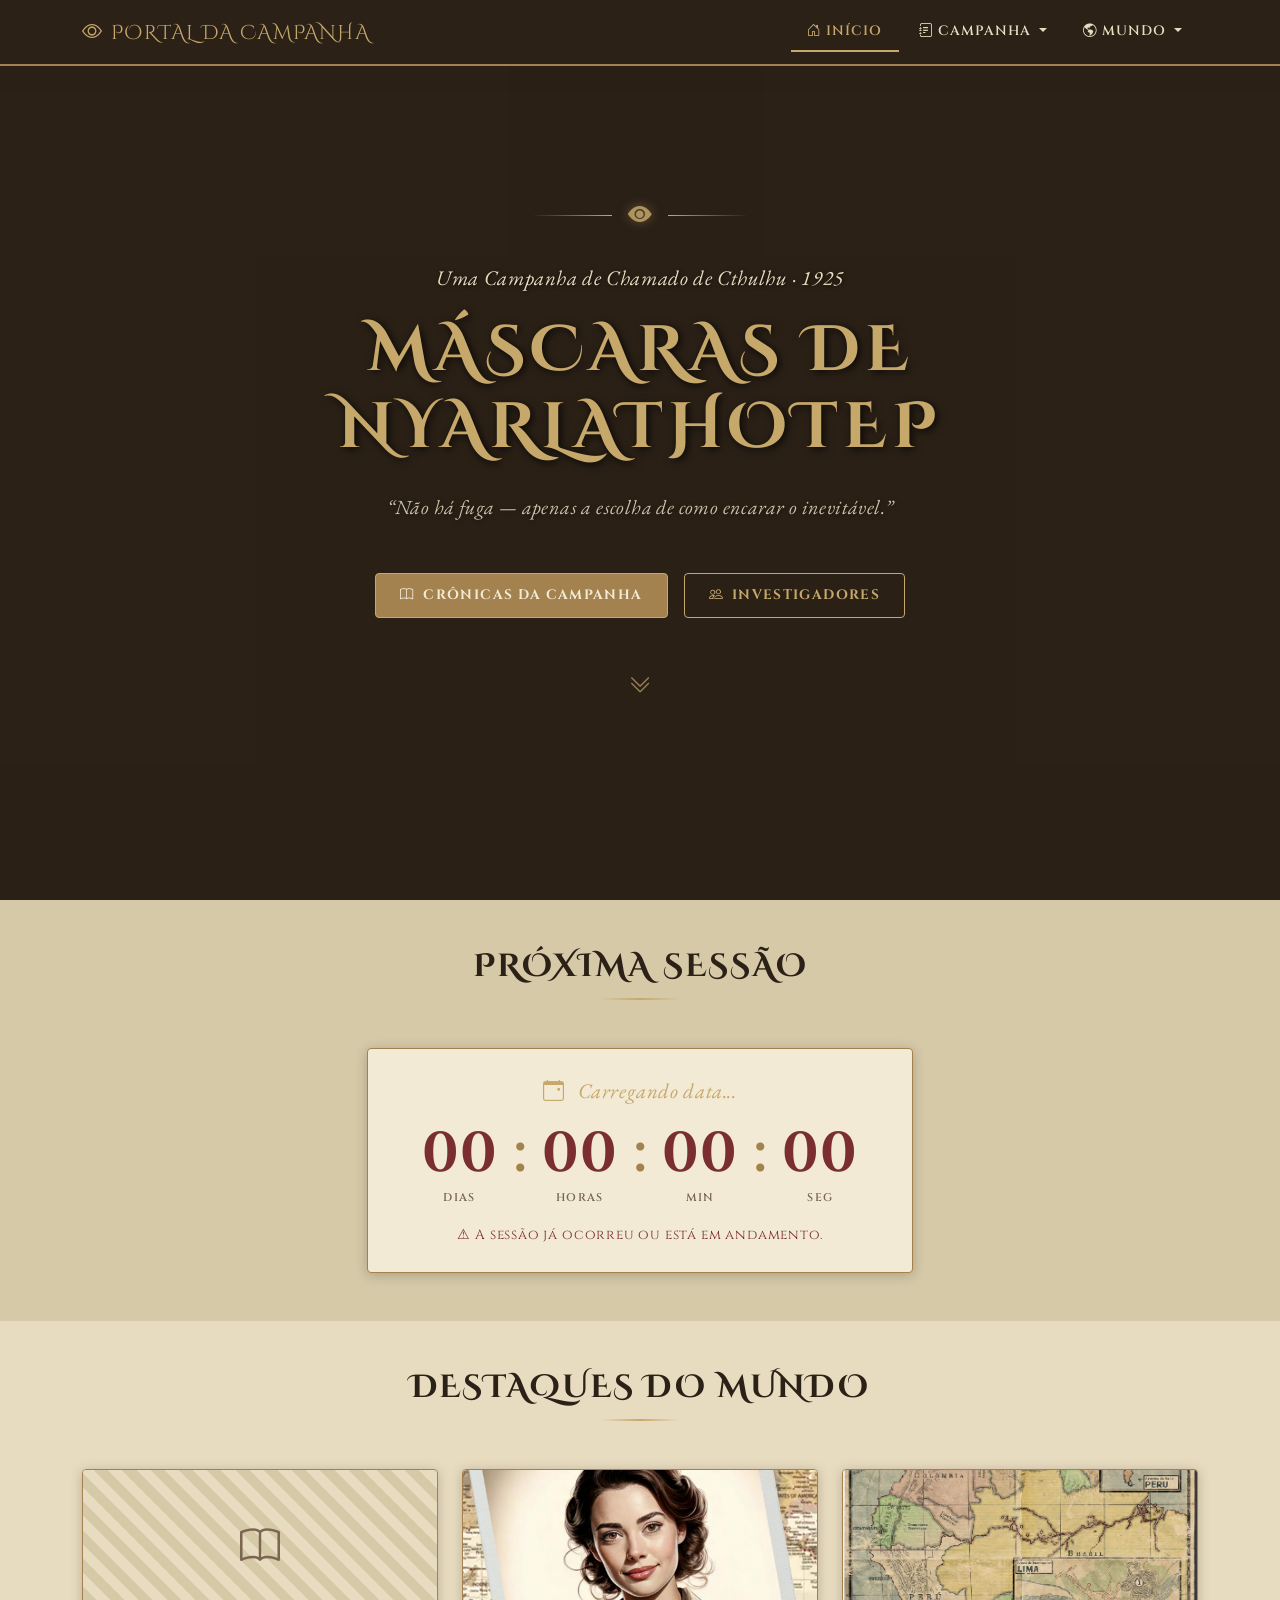
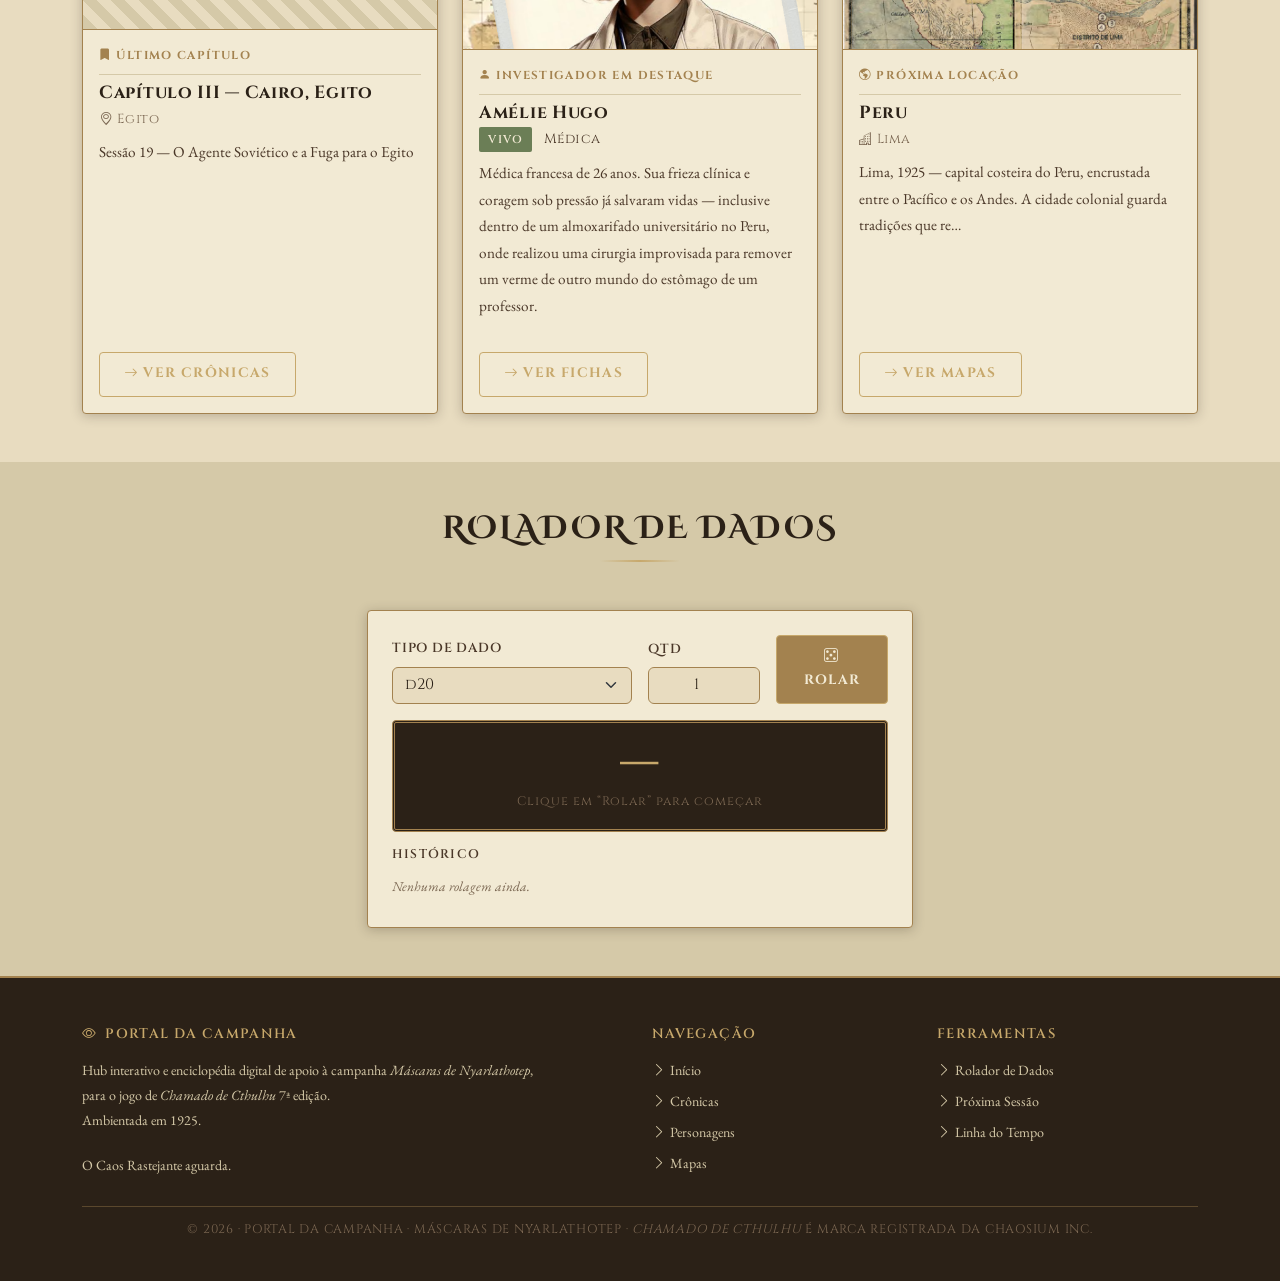
<file: index.html>
<!DOCTYPE html>
<html lang="pt-BR" data-page="home">
<head>
  <meta charset="UTF-8" />
  <meta name="viewport" content="width=device-width, initial-scale=1.0" />
  <meta name="description" content="Portal da Campanha — Máscaras de Nyarlathotep. Hub interativo para a campanha de Chamado de Cthulhu ambientada em 1925." />

  <title>Portal da Campanha — Máscaras de Nyarlathotep</title>

  <!-- Favicon placeholder -->
  <link rel="icon" href="assets/img/favicon.ico" type="image/x-icon" />

  <!-- Google Fonts: Cinzel Decorative + Cinzel + EB Garamond -->
  <link rel="preconnect" href="https://fonts.googleapis.com" />
  <link rel="preconnect" href="https://fonts.gstatic.com" crossorigin />
  <link
    href="https://fonts.googleapis.com/css2?family=Cinzel:wght@400;600;700;900&family=Cinzel+Decorative:wght@400;700&family=EB+Garamond:ital,wght@0,400;0,500;0,600;1,400;1,500&display=swap"
    rel="stylesheet"
  />

  <!-- Bootstrap 5 CSS -->
  <link rel="stylesheet" href="vendor/css/bootstrap.min.css" />

  <!-- Bootstrap Icons -->
  <link rel="stylesheet" href="vendor/css/bootstrap-icons.min.css" />

  <!-- Estilos customizados (APÓS Bootstrap para ter precedência) -->
  <link rel="stylesheet" href="css/variables.css" />
  <link rel="stylesheet" href="css/style.css" />
</head>
<body>

  <!-- Skip link para acessibilidade (leitores de tela) -->
  <a href="#conteudo-principal" class="skip-link">Ir para o conteúdo principal</a>

  <!-- ═══════════════════════════════════════════════════════════
       NAVBAR — Gerada/marcada por js/components/navbar.js
       ═══════════════════════════════════════════════════════════ -->
  <nav class="navbar navbar-expand-lg fixed-top navbar-portal" aria-label="Navegação principal">
    <div class="container">

      <!-- Brand -->
      <a class="navbar-brand" href="index.html">
        <i class="bi bi-eye me-2" aria-hidden="true"></i>Portal da Campanha
      </a>

      <!-- Toggler mobile -->
      <button
        class="navbar-toggler"
        type="button"
        data-bs-toggle="collapse"
        data-bs-target="#navbarPrincipal"
        aria-controls="navbarPrincipal"
        aria-expanded="false"
        aria-label="Abrir menu de navegação"
      >
        <span class="navbar-toggler-icon"></span>
      </button>

      <!-- Links -->
      <div class="collapse navbar-collapse" id="navbarPrincipal">
        <ul class="navbar-nav ms-auto align-items-lg-center gap-lg-1">

          <li class="nav-item">
            <a class="nav-link" href="index.html" data-nav="home">
              <i class="bi bi-house-door me-1" aria-hidden="true"></i>Início
            </a>
          </li>

          <!-- Dropdown: Campanha -->
          <li class="nav-item dropdown">
            <a
              class="nav-link dropdown-toggle"
              href="#"
              role="button"
              data-bs-toggle="dropdown"
              aria-expanded="false"
              data-nav="campanha"
            >
              <i class="bi bi-journal-text me-1" aria-hidden="true"></i>Campanha
            </a>
            <ul class="dropdown-menu dropdown-menu-end">
              <li>
                <a class="dropdown-item" href="sessoes.html">
                  <i class="bi bi-book me-2" aria-hidden="true"></i>Crônicas &amp; Capítulos
                </a>
              </li>
              <li>
                <a class="dropdown-item" href="personagens.html">
                  <i class="bi bi-people me-2" aria-hidden="true"></i>Investigadores &amp; Figuras
                </a>
              </li>
            </ul>
          </li>

          <!-- Dropdown: Mundo -->
          <li class="nav-item dropdown">
            <a
              class="nav-link dropdown-toggle"
              href="#"
              role="button"
              data-bs-toggle="dropdown"
              aria-expanded="false"
              data-nav="mundo"
            >
              <i class="bi bi-globe-americas me-1" aria-hidden="true"></i>Mundo
            </a>
            <ul class="dropdown-menu dropdown-menu-end">
              <li>
                <a class="dropdown-item" href="mapas.html">
                  <i class="bi bi-map me-2" aria-hidden="true"></i>Mapas &amp; Locações
                </a>
              </li>
              <li>
                <a class="dropdown-item" href="sessoes.html#timeline">
                  <i class="bi bi-clock-history me-2" aria-hidden="true"></i>Linha do Tempo
                </a>
              </li>
            </ul>
          </li>

        </ul>
      </div><!-- /navbar-collapse -->

    </div><!-- /container -->
  </nav>


  <!-- ═══════════════════════════════════════════════════════════
       HERO SECTION
       ═══════════════════════════════════════════════════════════ -->
  <main id="conteudo-principal">
  <header class="hero-bg" id="hero" aria-label="Boas-vindas ao Portal da Campanha">
    <div class="hero-content">

      <!-- Ornamento superior -->
      <div class="hero-ornamento" aria-hidden="true">
        <span class="hero-ornamento-linha"></span>
        <i class="bi bi-eye-fill hero-ornamento-icone"></i>
        <span class="hero-ornamento-linha"></span>
      </div>

      <p class="subtitulo-tematico mb-3 mt-4">
        Uma Campanha de Chamado de Cthulhu &middot; 1925
      </p>

      <h1 class="display-titulo text-center mb-4">
        Máscaras de<br />Nyarlathotep
      </h1>

      <p class="hero-citacao mb-5">
        &ldquo;Não há fuga &mdash; apenas a escolha de como encarar o inevitável.&rdquo;
      </p>

      <div class="d-flex flex-wrap justify-content-center gap-3 mb-5">
        <a href="sessoes.html" class="btn-portal-primario">
          <i class="bi bi-book me-2" aria-hidden="true"></i>Crônicas da Campanha
        </a>
        <a href="personagens.html" class="btn-portal-secundario">
          <i class="bi bi-people me-2" aria-hidden="true"></i>Investigadores
        </a>
      </div>

      <!-- Indicador de scroll -->
      <a href="#proxima-sessao" class="hero-scroll-indicator" aria-label="Rolar para o conteúdo">
        <i class="bi bi-chevron-double-down" aria-hidden="true"></i>
      </a>

    </div>
  </header>


  <!-- ═══════════════════════════════════════════════════════════
       PRÓXIMA SESSÃO — Contagem Regressiva
       ═══════════════════════════════════════════════════════════ -->
  <section class="secao-alt" id="proxima-sessao" aria-label="Próxima sessão">
    <div class="container">

      <h2 class="section-title">Próxima Sessão</h2>

      <div class="row justify-content-center">
        <div class="col-12 col-md-8 col-lg-6">
          <div class="card-portal text-center p-4">

            <p id="countdown-label" class="subtitulo-tematico mb-3">
              <i class="bi bi-calendar-event me-2" aria-hidden="true"></i>
              <span id="countdown-data-texto">Carregando data...</span>
            </p>

            <!-- Display da contagem regressiva -->
            <div class="d-flex justify-content-center align-items-start gap-2 gap-sm-3 mb-3"
                 id="countdown"
                 aria-live="polite"
                 aria-atomic="true"
                 aria-label="Contagem regressiva para a próxima sessão">

              <div class="countdown-unidade">
                <span class="countdown-numero" id="countdown-dias">--</span>
                <div class="countdown-label-unidade">dias</div>
              </div>

              <div class="countdown-separador" aria-hidden="true">:</div>

              <div class="countdown-unidade">
                <span class="countdown-numero" id="countdown-horas">--</span>
                <div class="countdown-label-unidade">horas</div>
              </div>

              <div class="countdown-separador" aria-hidden="true">:</div>

              <div class="countdown-unidade">
                <span class="countdown-numero" id="countdown-minutos">--</span>
                <div class="countdown-label-unidade">min</div>
              </div>

              <div class="countdown-separador" aria-hidden="true">:</div>

              <div class="countdown-unidade">
                <span class="countdown-numero" id="countdown-segundos">--</span>
                <div class="countdown-label-unidade">seg</div>
              </div>

            </div><!-- /#countdown -->

            <p id="countdown-mensagem" class="countdown-mensagem mb-0" aria-live="polite"></p>

          </div><!-- /.card-portal -->
        </div>
      </div><!-- /row -->

    </div><!-- /container -->
  </section>


  <!-- ═══════════════════════════════════════════════════════════
       DESTAQUES DO MUNDO
       Populado dinamicamente por js/destaques.js a partir dos
       dados em js/data/sessoes.js, personagens.js e locais.js
       ═══════════════════════════════════════════════════════════ -->
  <section class="secao" id="destaques" aria-label="Destaques do mundo">
    <div class="container">

      <h2 class="section-title">Destaques do Mundo</h2>

      <div class="row g-4" id="cards-destaques">

        <!-- Card 1: Capítulo em destaque — populado por destaques.js -->
        <div class="col-12 col-sm-6 col-lg-4 d-flex">
          <div class="card-portal destaque-card w-100">
            <!-- JS injeta aqui -->
            <div class="placeholder-img placeholder-img-md" aria-label="Carregando capítulo">
              <i class="bi bi-book" style="font-size:2rem;" aria-hidden="true"></i>
            </div>
            <div class="p-3">
              <div class="destaque-tag">
                <i class="bi bi-bookmark-fill me-1" aria-hidden="true"></i>Último Capítulo
              </div>
              <p class="card-text mt-2" style="color:var(--cor-tinta-suave);font-style:italic;">Carregando…</p>
            </div>
          </div>
        </div>

        <!-- Card 2: Personagem em destaque — populado por destaques.js -->
        <div class="col-12 col-sm-6 col-lg-4 d-flex">
          <div class="card-portal destaque-card w-100">
            <div class="placeholder-img placeholder-img-md" aria-label="Carregando personagem">
              <i class="bi bi-person-badge" style="font-size:2rem;" aria-hidden="true"></i>
            </div>
            <div class="p-3">
              <div class="destaque-tag">
                <i class="bi bi-person-fill me-1" aria-hidden="true"></i>Investigador em Destaque
              </div>
              <p class="card-text mt-2" style="color:var(--cor-tinta-suave);font-style:italic;">Carregando…</p>
            </div>
          </div>
        </div>

        <!-- Card 3: Local em destaque — populado por destaques.js -->
        <div class="col-12 col-sm-6 col-lg-4 d-flex">
          <div class="card-portal destaque-card w-100">
            <div class="placeholder-img placeholder-img-md" aria-label="Carregando locação">
              <i class="bi bi-map" style="font-size:2rem;" aria-hidden="true"></i>
            </div>
            <div class="p-3">
              <div class="destaque-tag">
                <i class="bi bi-globe-americas me-1" aria-hidden="true"></i>Próxima Locação
              </div>
              <p class="card-text mt-2" style="color:var(--cor-tinta-suave);font-style:italic;">Carregando…</p>
            </div>
          </div>
        </div>

      </div><!-- /row#cards-destaques -->

    </div><!-- /container -->
  </section>


  <!-- ═══════════════════════════════════════════════════════════
       ROLADOR DE DADOS (Widget JS)
       Lógica em js/dice-roller.js
       ═══════════════════════════════════════════════════════════ -->
  <section class="secao-alt" id="rolador" aria-label="Rolador de dados">
    <div class="container">

      <h2 class="section-title">Rolador de Dados</h2>

      <div class="row justify-content-center">
        <div class="col-12 col-md-8 col-lg-6">
          <div class="card-portal p-4">

            <!-- Controles -->
            <div class="row g-3 align-items-end mb-3">

              <div class="col-6">
                <label for="dado-tipo" class="rolador-label">Tipo de Dado</label>
                <select id="dado-tipo" class="form-select rolador-select" aria-label="Selecionar tipo de dado">
                  <option value="4">d4</option>
                  <option value="6">d6</option>
                  <option value="8">d8</option>
                  <option value="10">d10</option>
                  <option value="12">d12</option>
                  <option value="20" selected>d20</option>
                </select>
              </div>

              <div class="col-3">
                <label for="dado-quantidade" class="rolador-label">Qtd</label>
                <input
                  type="number"
                  id="dado-quantidade"
                  class="form-control rolador-input"
                  value="1"
                  min="1"
                  max="20"
                  aria-label="Quantidade de dados"
                />
              </div>

              <div class="col-3">
                <button id="btn-rolar" type="button" class="btn-portal-primario w-100" aria-label="Rolar os dados selecionados">
                  <i class="bi bi-dice-5" aria-hidden="true"></i> Rolar
                </button>
              </div>

            </div><!-- /row controls -->

            <!-- Resultado -->
            <div id="resultado-rolagem" class="resultado-rolagem mb-3" aria-live="polite" aria-label="Resultado da rolagem">
              <span id="resultado-soma" class="resultado-soma">—</span>
              <span id="resultado-individuais" class="resultado-individuais">
                Clique em &ldquo;Rolar&rdquo; para começar
              </span>
            </div>

            <!-- Histórico -->
            <div>
              <h3 class="historico-titulo">Histórico</h3>
              <ol
                id="historico-rolagens"
                class="historico-lista"
                aria-label="Histórico das últimas rolagens"
              >
                <!-- Preenchido por dice-roller.js -->
              </ol>
            </div>

          </div><!-- /.card-portal -->
        </div>
      </div><!-- /row -->

    </div><!-- /container -->
  </section>


  </main><!-- /#conteudo-principal -->


  <!-- ═══════════════════════════════════════════════════════════
       FOOTER
       ═══════════════════════════════════════════════════════════ -->
  <footer class="footer-portal" role="contentinfo">
    <div class="container">
      <div class="row g-4">

        <!-- Coluna 1: Sobre -->
        <div class="col-12 col-md-5">
          <h5><i class="bi bi-eye me-2" aria-hidden="true"></i>Portal da Campanha</h5>
          <p>
            Hub interativo e enciclopédia digital de apoio à campanha
            <em>Máscaras de Nyarlathotep</em>, para o jogo de
            <em>Chamado de Cthulhu</em> 7ª edição.<br />
            Ambientada em 1925.
          </p>
          <small>O Caos Rastejante aguarda.</small>
        </div>

        <!-- Coluna 2: Links rápidos -->
        <div class="col-6 col-md-3 offset-md-1">
          <h5>Navegação</h5>
          <ul>
            <li><a href="index.html"><i class="bi bi-chevron-right me-1" aria-hidden="true"></i>Início</a></li>
            <li><a href="sessoes.html"><i class="bi bi-chevron-right me-1" aria-hidden="true"></i>Crônicas</a></li>
            <li><a href="personagens.html"><i class="bi bi-chevron-right me-1" aria-hidden="true"></i>Personagens</a></li>
            <li><a href="mapas.html"><i class="bi bi-chevron-right me-1" aria-hidden="true"></i>Mapas</a></li>
          </ul>
        </div>

        <!-- Coluna 3: Ferramentas -->
        <div class="col-6 col-md-3">
          <h5>Ferramentas</h5>
          <ul>
            <li><a href="index.html#rolador"><i class="bi bi-chevron-right me-1" aria-hidden="true"></i>Rolador de Dados</a></li>
            <li><a href="index.html#proxima-sessao"><i class="bi bi-chevron-right me-1" aria-hidden="true"></i>Próxima Sessão</a></li>
            <li><a href="sessoes.html#timeline"><i class="bi bi-chevron-right me-1" aria-hidden="true"></i>Linha do Tempo</a></li>
          </ul>
        </div>

      </div><!-- /row -->

      <hr class="footer-divider" />

      <p class="footer-bottom">
        &copy; <span id="ano-atual">2025</span> · Portal da Campanha · Máscaras de Nyarlathotep ·
        <em>Chamado de Cthulhu</em> é marca registrada da Chaosium Inc.
      </p>

    </div><!-- /container -->
  </footer>


  <!-- ═══════════════════════════════════════════════════════════
       SCRIPTS — Bootstrap deve vir antes dos scripts customizados
       ═══════════════════════════════════════════════════════════ -->

  <!-- Bootstrap 5 JS Bundle (inclui Popper para dropdowns/modais) -->
  <script src="vendor/js/bootstrap.bundle.min.js"></script>

  <!-- Componentes compartilhados -->
  <script src="js/components/navbar.js"></script>
  <script src="js/components/footer.js"></script>

  <!-- Dados (necessários para destaques.js) -->
  <script src="js/data/sessoes.js"></script>
  <script src="js/data/personagens.js"></script>
  <script src="js/data/locais.js"></script>

  <!-- Scripts da index -->
  <script src="js/destaques.js"></script>
  <script src="js/countdown.js"></script>
  <script src="js/dice-roller.js"></script>

</body>
</html>
</file>
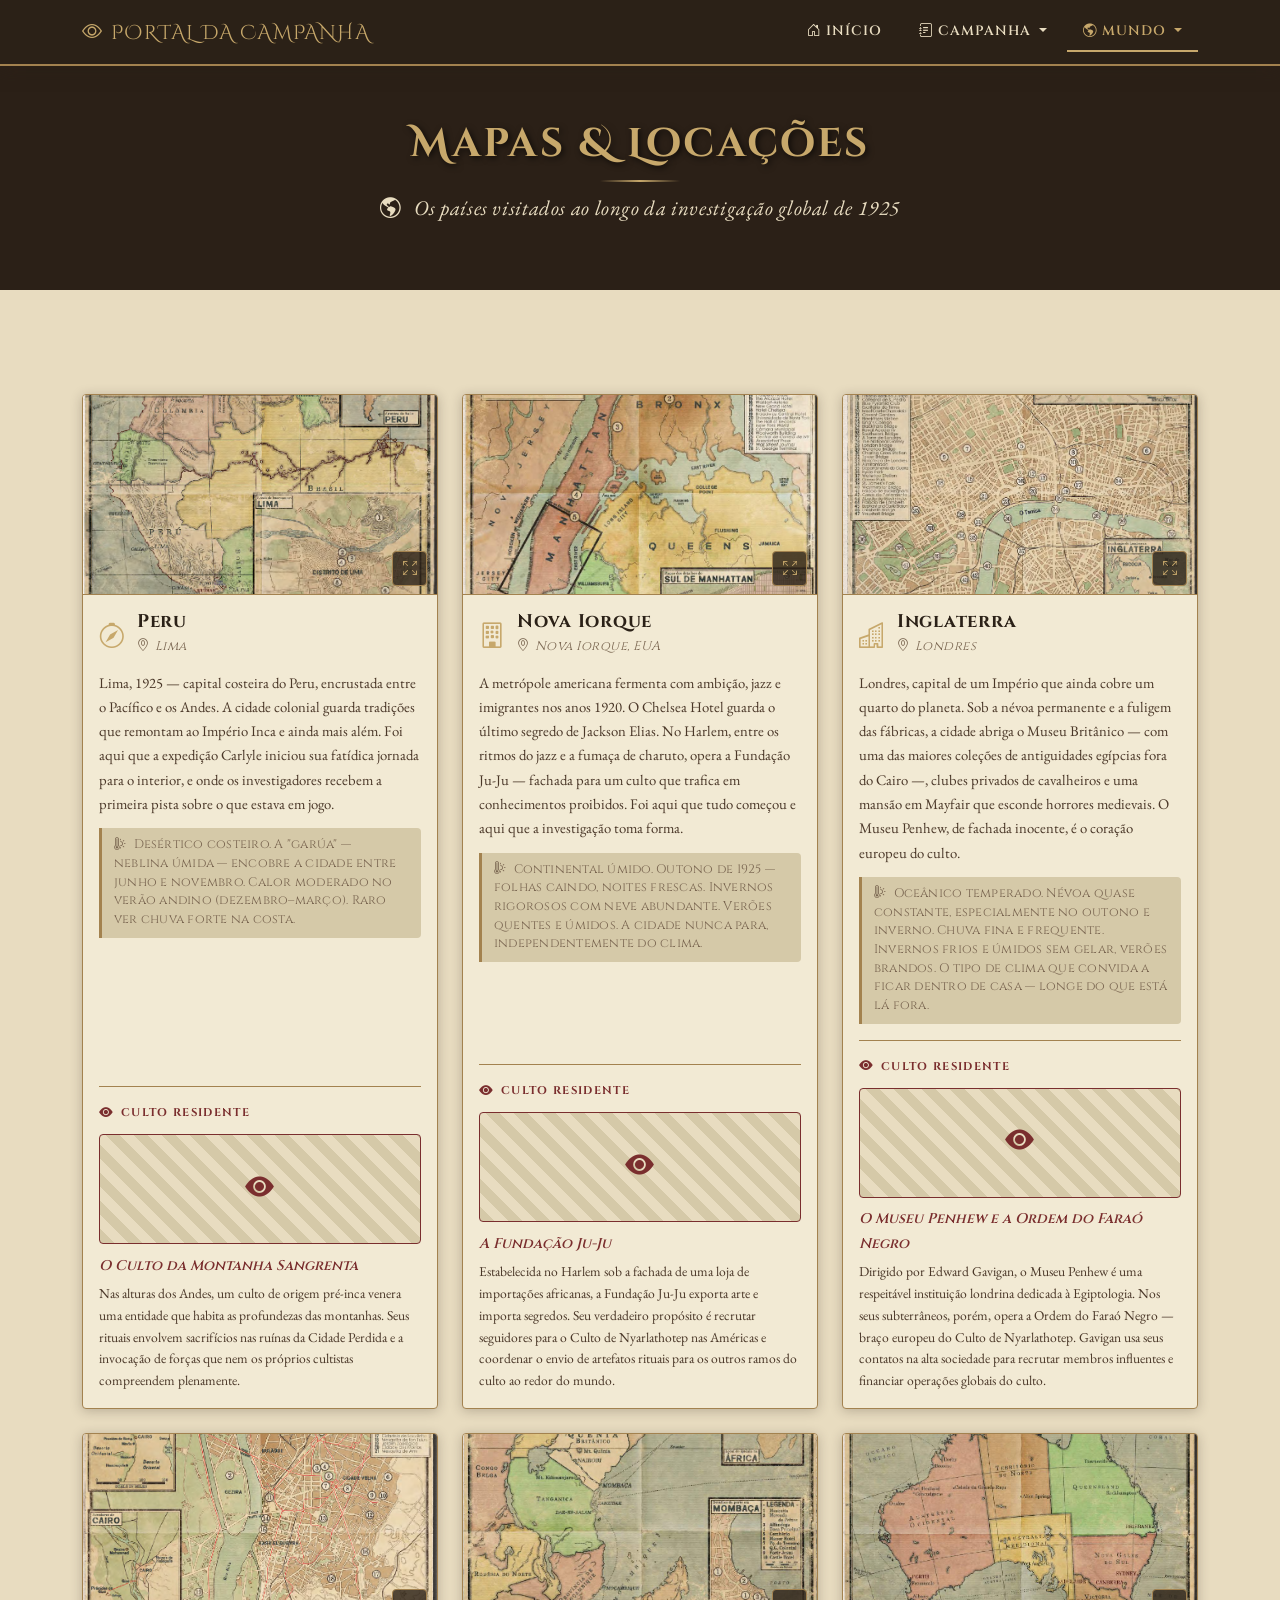
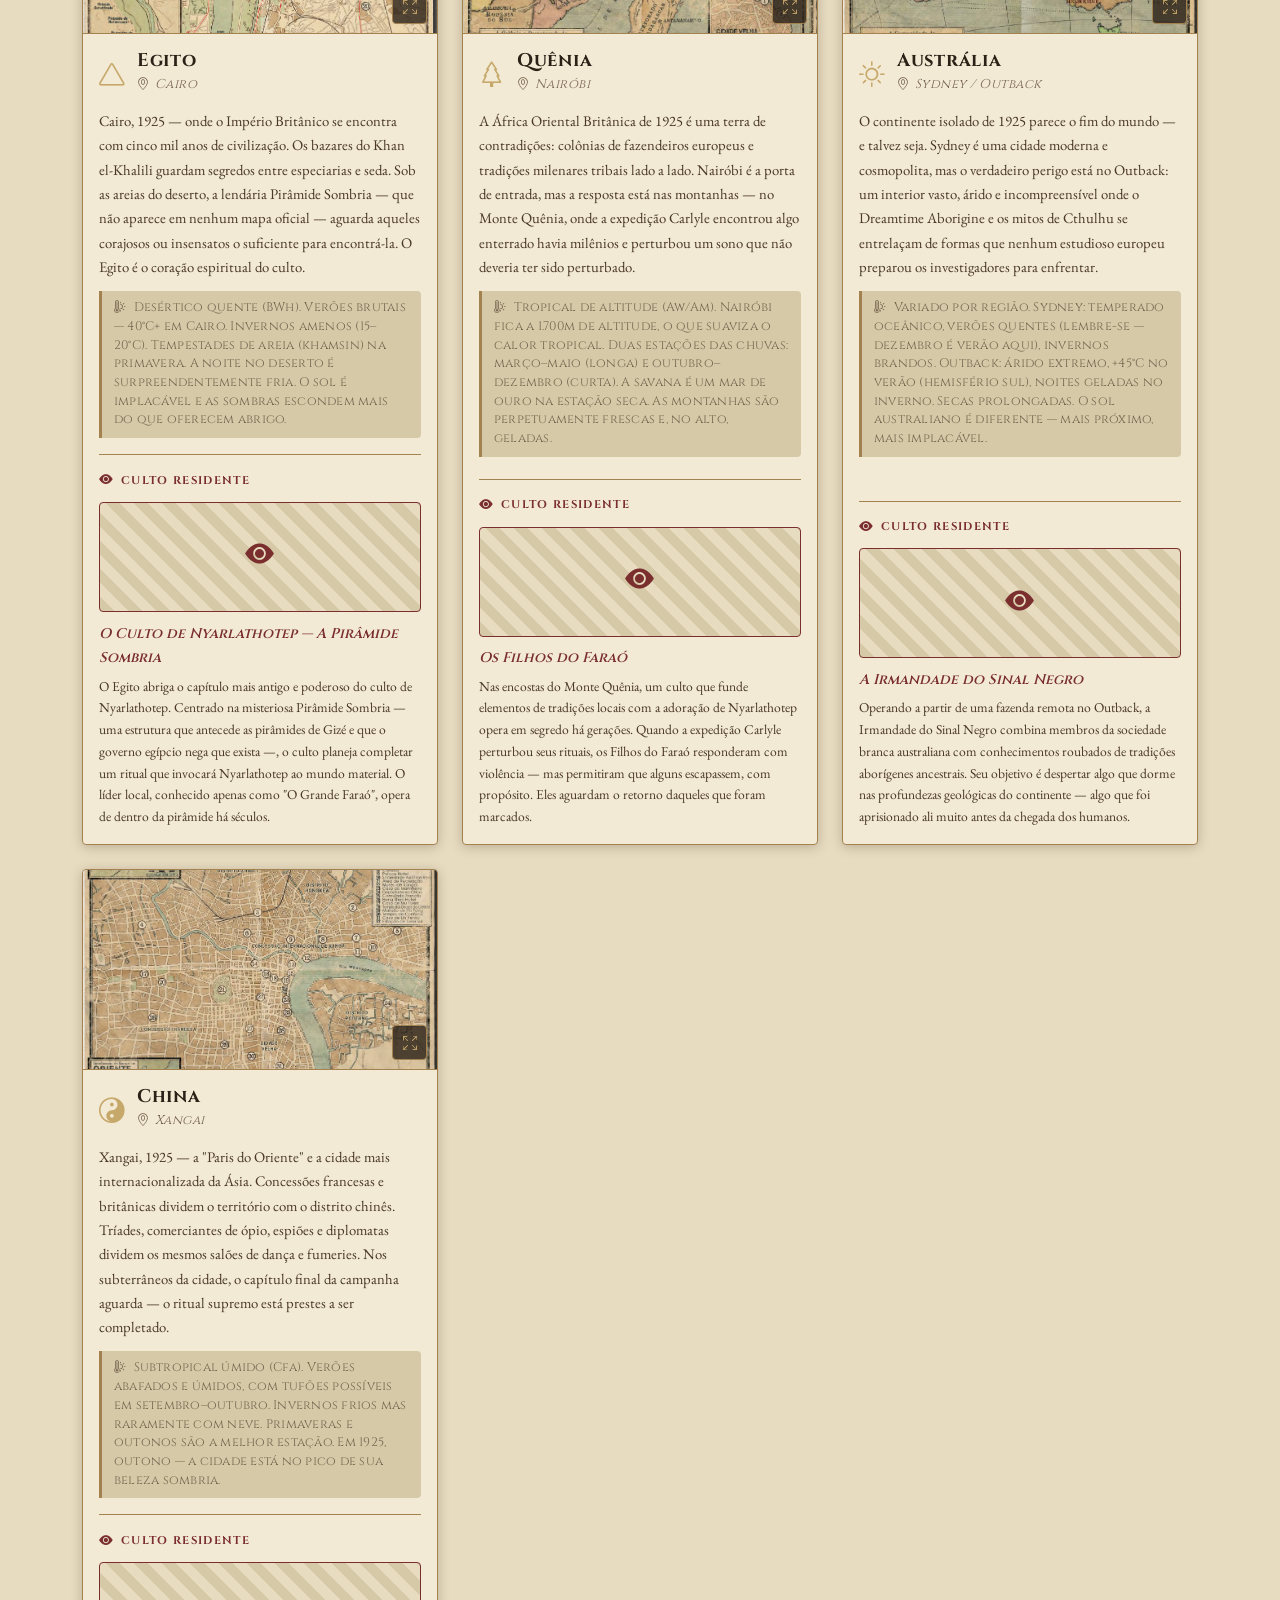
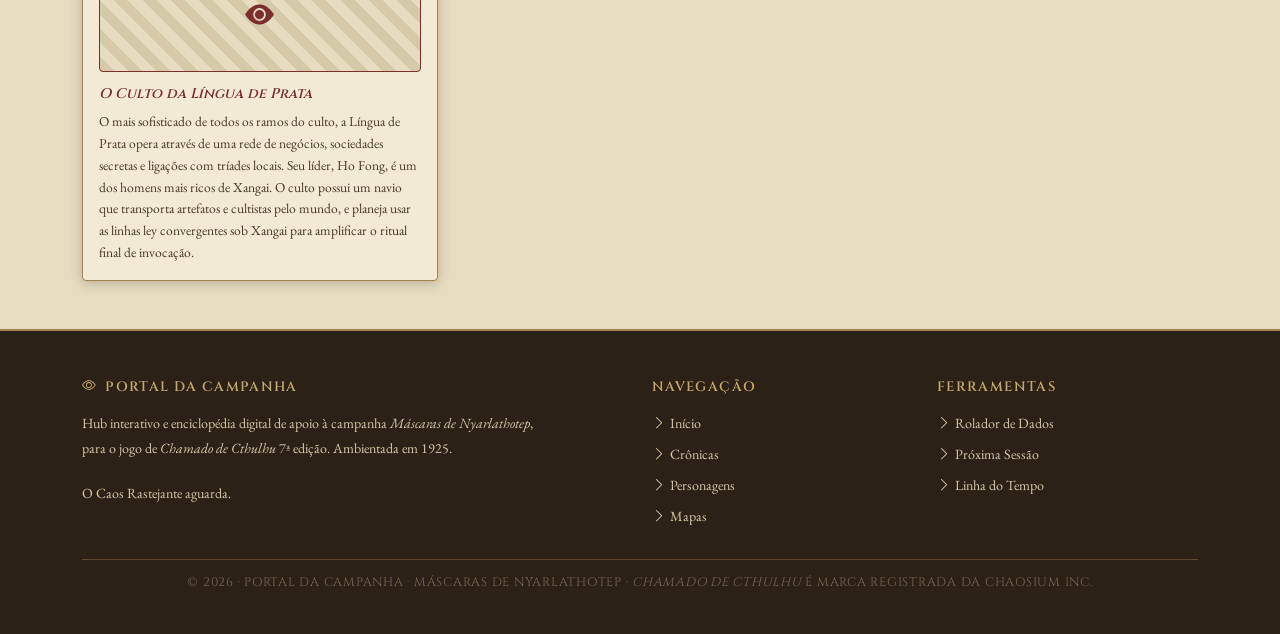
<file: mapas.html>
<!DOCTYPE html>
<html lang="pt-BR" data-page="mapas">
<head>
  <meta charset="UTF-8" />
  <meta name="viewport" content="width=device-width, initial-scale=1.0" />
  <meta name="description" content="Mapas e Locações — Os países e locais visitados na campanha Máscaras de Nyarlathotep: Peru, Nova Iorque, Inglaterra, Egito, Quênia, Austrália e China." />

  <title>Mapas &amp; Locações — Máscaras de Nyarlathotep</title>

  <link rel="icon" href="assets/img/favicon.ico" type="image/x-icon" />

  <!-- Google Fonts -->
  <link rel="preconnect" href="https://fonts.googleapis.com" />
  <link rel="preconnect" href="https://fonts.gstatic.com" crossorigin />
  <link
    href="https://fonts.googleapis.com/css2?family=Cinzel:wght@400;600;700;900&family=Cinzel+Decorative:wght@400;700&family=EB+Garamond:ital,wght@0,400;0,500;0,600;1,400;1,500&display=swap"
    rel="stylesheet"
  />

  <!-- Bootstrap 5 CSS -->
  <link rel="stylesheet" href="vendor/css/bootstrap.min.css" />

  <!-- Bootstrap Icons -->
  <link rel="stylesheet" href="vendor/css/bootstrap-icons.min.css" />

  <!-- Estilos customizados -->
  <link rel="stylesheet" href="css/variables.css" />
  <link rel="stylesheet" href="css/style.css" />
</head>
<body>

  <!-- Skip link para acessibilidade (leitores de tela) -->
  <a href="#conteudo-principal" class="skip-link">Ir para o conteúdo principal</a>

  <!-- NAVBAR -->
  <nav class="navbar navbar-expand-lg fixed-top navbar-portal" aria-label="Navegação principal">
    <div class="container">
      <a class="navbar-brand" href="index.html">
        <i class="bi bi-eye me-2" aria-hidden="true"></i>Portal da Campanha
      </a>
      <button
        class="navbar-toggler"
        type="button"
        data-bs-toggle="collapse"
        data-bs-target="#navbarPrincipal"
        aria-controls="navbarPrincipal"
        aria-expanded="false"
        aria-label="Abrir menu de navegação"
      >
        <span class="navbar-toggler-icon"></span>
      </button>
      <div class="collapse navbar-collapse" id="navbarPrincipal">
        <ul class="navbar-nav ms-auto align-items-lg-center gap-lg-1">
          <li class="nav-item">
            <a class="nav-link" href="index.html" data-nav="home">
              <i class="bi bi-house-door me-1" aria-hidden="true"></i>Início
            </a>
          </li>
          <li class="nav-item dropdown">
            <a class="nav-link dropdown-toggle" href="#" role="button" data-bs-toggle="dropdown" aria-expanded="false" data-nav="campanha">
              <i class="bi bi-journal-text me-1" aria-hidden="true"></i>Campanha
            </a>
            <ul class="dropdown-menu dropdown-menu-end">
              <li><a class="dropdown-item" href="sessoes.html"><i class="bi bi-book me-2" aria-hidden="true"></i>Crônicas &amp; Capítulos</a></li>
              <li><a class="dropdown-item" href="personagens.html"><i class="bi bi-people me-2" aria-hidden="true"></i>Investigadores &amp; Figuras</a></li>
            </ul>
          </li>
          <li class="nav-item dropdown">
            <a class="nav-link dropdown-toggle" href="#" role="button" data-bs-toggle="dropdown" aria-expanded="false" data-nav="mundo">
              <i class="bi bi-globe-americas me-1" aria-hidden="true"></i>Mundo
            </a>
            <ul class="dropdown-menu dropdown-menu-end">
              <li><a class="dropdown-item" href="mapas.html"><i class="bi bi-map me-2" aria-hidden="true"></i>Mapas &amp; Locações</a></li>
              <li><a class="dropdown-item" href="sessoes.html#timeline"><i class="bi bi-clock-history me-2" aria-hidden="true"></i>Linha do Tempo</a></li>
            </ul>
          </li>
        </ul>
      </div>
    </div>
  </nav>

  <!-- PAGE HEADER -->
  <header class="page-header" aria-label="Mapas e Locações">
    <h1>Mapas &amp; Locações</h1>
    <p class="subtitulo-tematico mt-2">
      <i class="bi bi-globe-americas me-2" aria-hidden="true"></i>
      Os países visitados ao longo da investigação global de 1925
    </p>
  </header>

  <!-- CONTEÚDO PRINCIPAL -->
  <main class="conteudo-principal secao" id="conteudo-principal" aria-label="Grid de locações">
    <div class="container">

      <!-- Grid de países — preenchido por render-mapas.js (Task 9) -->
      <div class="row g-4" id="grid-locais" aria-live="polite" aria-label="Lista de países e locações">
        <!-- Cards gerados por render-mapas.js -->
      </div>

    </div>
  </main>

  <!-- MODAL DE EXPANSÃO DE MAPA -->
  <div
    class="modal fade modal-portal"
    id="mapa-modal"
    tabindex="-1"
    aria-labelledby="mapa-modal-titulo"
    aria-hidden="true"
  >
    <div class="modal-dialog modal-xl modal-dialog-centered">
      <div class="modal-content">
        <div class="modal-header">
          <h2 class="modal-title" id="mapa-modal-titulo">Mapa</h2>
          <button type="button" class="btn-close" data-bs-dismiss="modal" aria-label="Fechar mapa"></button>
        </div>
        <div class="modal-body p-2 text-center" id="mapa-modal-corpo">
          <!-- Imagem injetada por render-mapas.js -->
        </div>
      </div>
    </div>
  </div>

  <!-- FOOTER -->
  <footer class="footer-portal" role="contentinfo">
    <div class="container">
      <div class="row g-4">
        <div class="col-12 col-md-5">
          <h5><i class="bi bi-eye me-2" aria-hidden="true"></i>Portal da Campanha</h5>
          <p>Hub interativo e enciclopédia digital de apoio à campanha <em>Máscaras de Nyarlathotep</em>, para o jogo de <em>Chamado de Cthulhu</em> 7ª edição. Ambientada em 1925.</p>
          <small>O Caos Rastejante aguarda.</small>
        </div>
        <div class="col-6 col-md-3 offset-md-1">
          <h5>Navegação</h5>
          <ul>
            <li><a href="index.html"><i class="bi bi-chevron-right me-1" aria-hidden="true"></i>Início</a></li>
            <li><a href="sessoes.html"><i class="bi bi-chevron-right me-1" aria-hidden="true"></i>Crônicas</a></li>
            <li><a href="personagens.html"><i class="bi bi-chevron-right me-1" aria-hidden="true"></i>Personagens</a></li>
            <li><a href="mapas.html"><i class="bi bi-chevron-right me-1" aria-hidden="true"></i>Mapas</a></li>
          </ul>
        </div>
        <div class="col-6 col-md-3">
          <h5>Ferramentas</h5>
          <ul>
            <li><a href="index.html#rolador"><i class="bi bi-chevron-right me-1" aria-hidden="true"></i>Rolador de Dados</a></li>
            <li><a href="index.html#proxima-sessao"><i class="bi bi-chevron-right me-1" aria-hidden="true"></i>Próxima Sessão</a></li>
            <li><a href="sessoes.html#timeline"><i class="bi bi-chevron-right me-1" aria-hidden="true"></i>Linha do Tempo</a></li>
          </ul>
        </div>
      </div>
      <hr class="footer-divider" />
      <p class="footer-bottom">
        &copy; <span id="ano-atual">2025</span> · Portal da Campanha · Máscaras de Nyarlathotep ·
        <em>Chamado de Cthulhu</em> é marca registrada da Chaosium Inc.
      </p>
    </div>
  </footer>

  <!-- SCRIPTS -->
  <script src="vendor/js/bootstrap.bundle.min.js"></script>
  <script src="js/components/navbar.js"></script>
  <script src="js/components/footer.js"></script>
  <script src="js/data/locais.js"></script>
  <script src="js/render-mapas.js"></script>

</body>
</html>
</file>
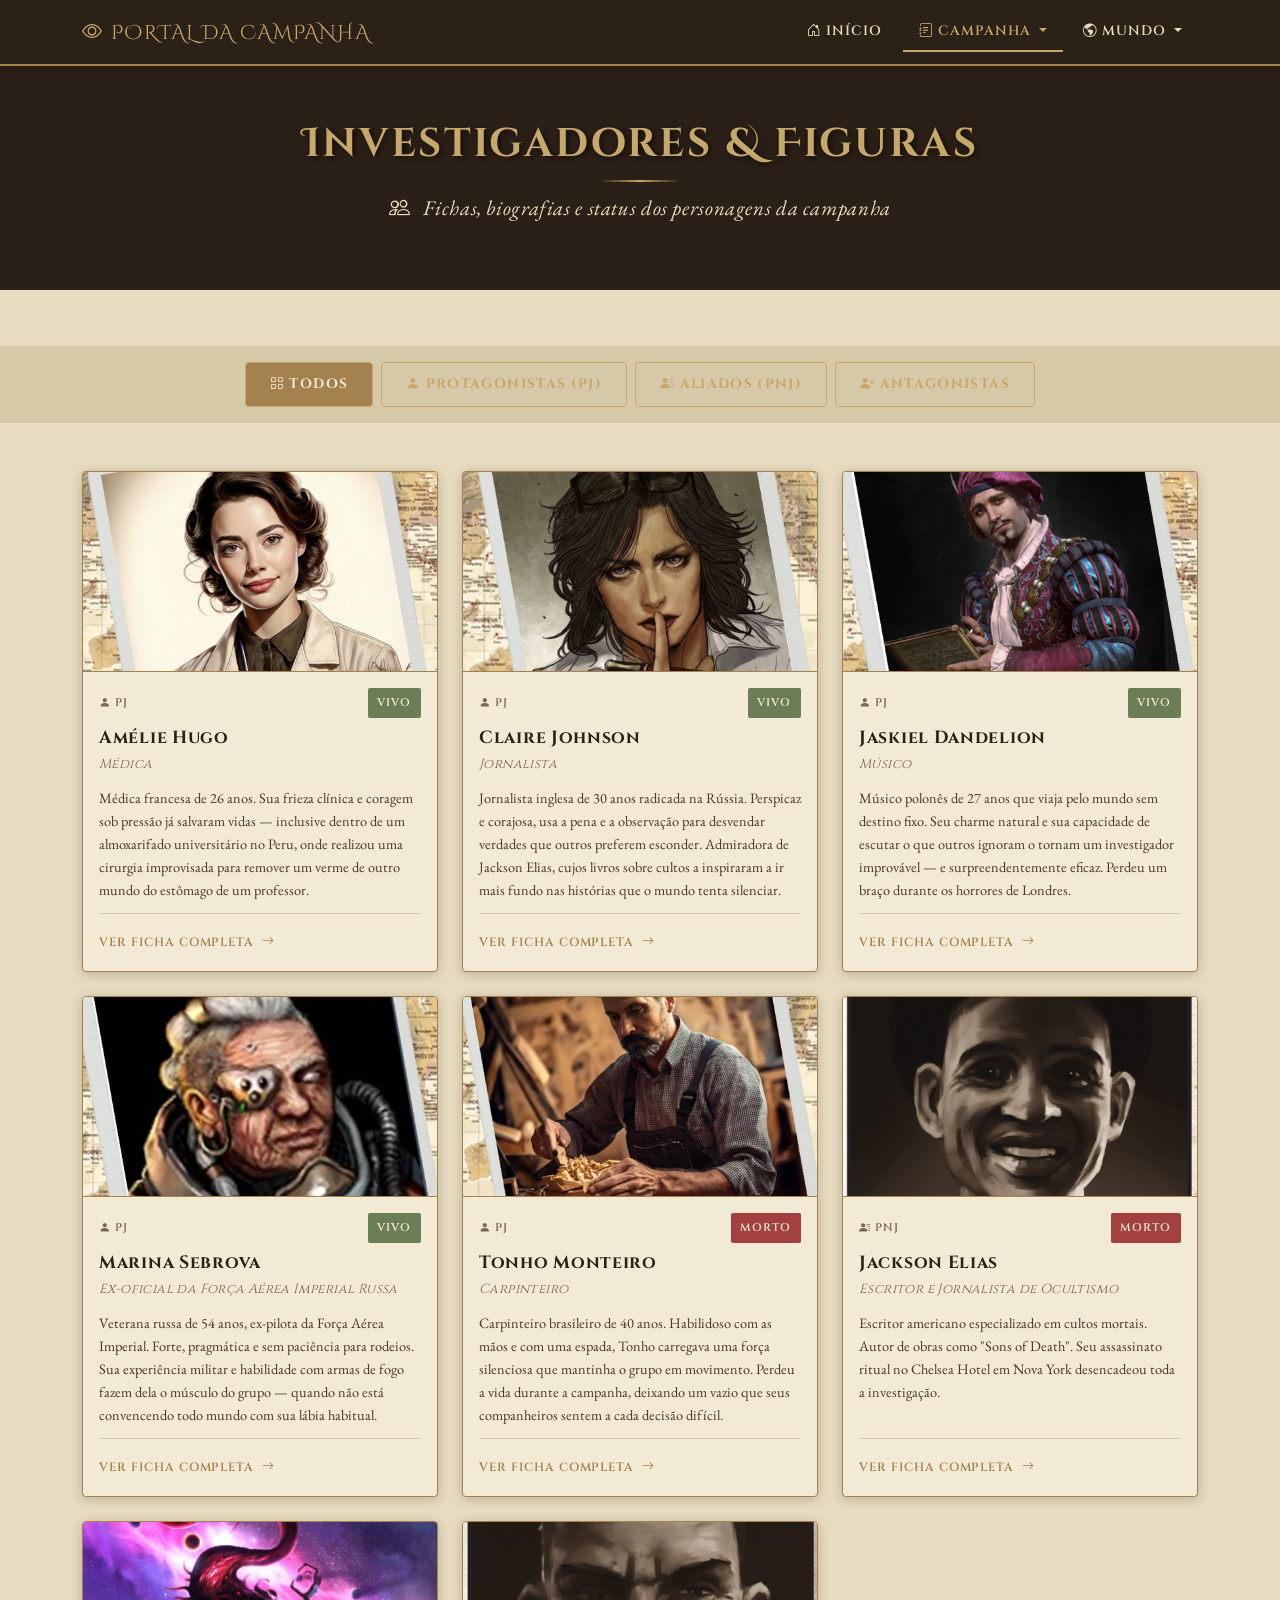
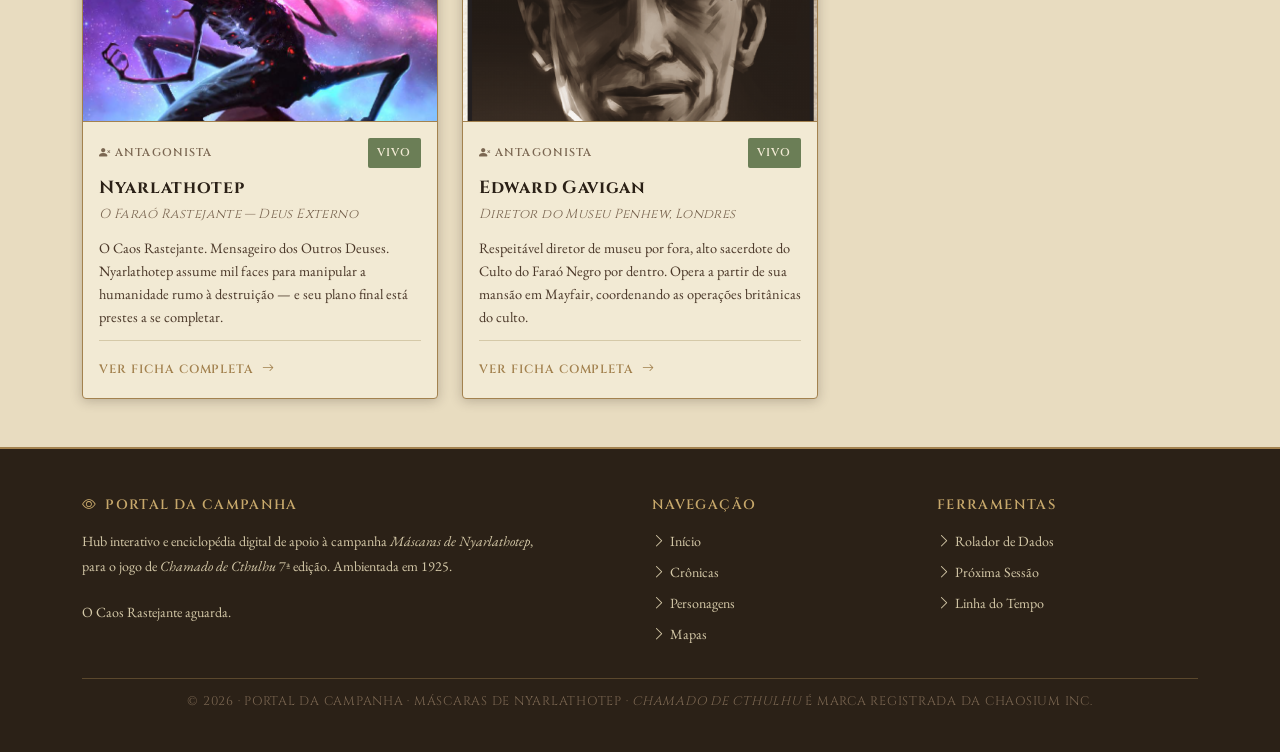
<file: personagens.html>
<!DOCTYPE html>
<html lang="pt-BR" data-page="personagens">
<head>
  <meta charset="UTF-8" />
  <meta name="viewport" content="width=device-width, initial-scale=1.0" />
  <meta name="description" content="Investigadores e Figuras — Fichas e biografias dos personagens de Máscaras de Nyarlathotep: protagonistas, aliados e antagonistas." />

  <title>Personagens — Máscaras de Nyarlathotep</title>

  <link rel="icon" href="assets/img/favicon.ico" type="image/x-icon" />

  <!-- Google Fonts -->
  <link rel="preconnect" href="https://fonts.googleapis.com" />
  <link rel="preconnect" href="https://fonts.gstatic.com" crossorigin />
  <link
    href="https://fonts.googleapis.com/css2?family=Cinzel:wght@400;600;700;900&family=Cinzel+Decorative:wght@400;700&family=EB+Garamond:ital,wght@0,400;0,500;0,600;1,400;1,500&display=swap"
    rel="stylesheet"
  />

  <!-- Bootstrap 5 CSS -->
  <link rel="stylesheet" href="vendor/css/bootstrap.min.css" />

  <!-- Bootstrap Icons -->
  <link rel="stylesheet" href="vendor/css/bootstrap-icons.min.css" />

  <!-- Estilos customizados -->
  <link rel="stylesheet" href="css/variables.css" />
  <link rel="stylesheet" href="css/style.css" />
</head>
<body>

  <!-- Skip link para acessibilidade (leitores de tela) -->
  <a href="#conteudo-principal" class="skip-link">Ir para o conteúdo principal</a>

  <!-- NAVBAR -->
  <nav class="navbar navbar-expand-lg fixed-top navbar-portal" aria-label="Navegação principal">
    <div class="container">
      <a class="navbar-brand" href="index.html">
        <i class="bi bi-eye me-2" aria-hidden="true"></i>Portal da Campanha
      </a>
      <button
        class="navbar-toggler"
        type="button"
        data-bs-toggle="collapse"
        data-bs-target="#navbarPrincipal"
        aria-controls="navbarPrincipal"
        aria-expanded="false"
        aria-label="Abrir menu de navegação"
      >
        <span class="navbar-toggler-icon"></span>
      </button>
      <div class="collapse navbar-collapse" id="navbarPrincipal">
        <ul class="navbar-nav ms-auto align-items-lg-center gap-lg-1">
          <li class="nav-item">
            <a class="nav-link" href="index.html" data-nav="home">
              <i class="bi bi-house-door me-1" aria-hidden="true"></i>Início
            </a>
          </li>
          <li class="nav-item dropdown">
            <a class="nav-link dropdown-toggle" href="#" role="button" data-bs-toggle="dropdown" aria-expanded="false" data-nav="campanha">
              <i class="bi bi-journal-text me-1" aria-hidden="true"></i>Campanha
            </a>
            <ul class="dropdown-menu dropdown-menu-end">
              <li><a class="dropdown-item" href="sessoes.html"><i class="bi bi-book me-2" aria-hidden="true"></i>Crônicas &amp; Capítulos</a></li>
              <li><a class="dropdown-item" href="personagens.html"><i class="bi bi-people me-2" aria-hidden="true"></i>Investigadores &amp; Figuras</a></li>
            </ul>
          </li>
          <li class="nav-item dropdown">
            <a class="nav-link dropdown-toggle" href="#" role="button" data-bs-toggle="dropdown" aria-expanded="false" data-nav="mundo">
              <i class="bi bi-globe-americas me-1" aria-hidden="true"></i>Mundo
            </a>
            <ul class="dropdown-menu dropdown-menu-end">
              <li><a class="dropdown-item" href="mapas.html"><i class="bi bi-map me-2" aria-hidden="true"></i>Mapas &amp; Locações</a></li>
              <li><a class="dropdown-item" href="sessoes.html#timeline"><i class="bi bi-clock-history me-2" aria-hidden="true"></i>Linha do Tempo</a></li>
            </ul>
          </li>
        </ul>
      </div>
    </div>
  </nav>

  <!-- PAGE HEADER -->
  <header class="page-header" aria-label="Investigadores e Figuras">
    <h1>Investigadores &amp; Figuras</h1>
    <p class="subtitulo-tematico mt-2">
      <i class="bi bi-people me-2" aria-hidden="true"></i>
      Fichas, biografias e status dos personagens da campanha
    </p>
  </header>

  <!-- CONTEÚDO PRINCIPAL -->
  <main class="conteudo-principal" id="conteudo-principal" aria-label="Grid de personagens">

    <!-- Filtros -->
    <section class="secao-alt py-3" id="filtros" aria-label="Filtrar personagens por tipo">
      <div class="container">
        <div class="d-flex flex-wrap justify-content-center gap-2" role="group" aria-label="Filtros de tipo de personagem">
          <button type="button" class="btn-portal-primario" data-filtro="todos" aria-pressed="true">
            <i class="bi bi-grid me-1" aria-hidden="true"></i>Todos
          </button>
          <button type="button" class="btn-portal-secundario" data-filtro="PJ" aria-pressed="false">
            <i class="bi bi-person-fill me-1" aria-hidden="true"></i>Protagonistas (PJ)
          </button>
          <button type="button" class="btn-portal-secundario" data-filtro="PNJ" aria-pressed="false">
            <i class="bi bi-person-lines-fill me-1" aria-hidden="true"></i>Aliados (PNJ)
          </button>
          <button type="button" class="btn-portal-secundario" data-filtro="Antagonista" aria-pressed="false">
            <i class="bi bi-person-x-fill me-1" aria-hidden="true"></i>Antagonistas
          </button>
        </div>
      </div>
    </section>

    <!-- Grid de cards -->
    <section class="secao" id="grid-personagens-section">
      <div class="container">
        <div class="row g-4" id="grid-personagens" aria-live="polite" aria-label="Lista de personagens">
          <!-- Cards gerados por render-personagens.js -->
        </div>
      </div>
    </section>

  </main>

  <!-- MODAL DE FICHA DETALHADA (CoC 7ª edição) -->
  <!-- Preenchido dinamicamente por render-personagens.js na Task 8 -->
  <div
    class="modal fade modal-portal"
    id="ficha-modal"
    tabindex="-1"
    aria-labelledby="ficha-modal-titulo"
    aria-hidden="true"
  >
    <div class="modal-dialog modal-lg modal-dialog-scrollable">
      <div class="modal-content">
        <div class="modal-header">
          <h2 class="modal-title" id="ficha-modal-titulo">Nome do Personagem</h2>
          <button type="button" class="btn-close" data-bs-dismiss="modal" aria-label="Fechar ficha"></button>
        </div>
        <div class="modal-body" id="ficha-modal-corpo">
          <!-- Preenchido por JS -->
        </div>
        <div class="modal-footer">
          <button type="button" class="btn-portal-secundario" data-bs-dismiss="modal">Fechar</button>
        </div>
      </div>
    </div>
  </div>

  <!-- FOOTER -->
  <footer class="footer-portal" role="contentinfo">
    <div class="container">
      <div class="row g-4">
        <div class="col-12 col-md-5">
          <h5><i class="bi bi-eye me-2" aria-hidden="true"></i>Portal da Campanha</h5>
          <p>Hub interativo e enciclopédia digital de apoio à campanha <em>Máscaras de Nyarlathotep</em>, para o jogo de <em>Chamado de Cthulhu</em> 7ª edição. Ambientada em 1925.</p>
          <small>O Caos Rastejante aguarda.</small>
        </div>
        <div class="col-6 col-md-3 offset-md-1">
          <h5>Navegação</h5>
          <ul>
            <li><a href="index.html"><i class="bi bi-chevron-right me-1" aria-hidden="true"></i>Início</a></li>
            <li><a href="sessoes.html"><i class="bi bi-chevron-right me-1" aria-hidden="true"></i>Crônicas</a></li>
            <li><a href="personagens.html"><i class="bi bi-chevron-right me-1" aria-hidden="true"></i>Personagens</a></li>
            <li><a href="mapas.html"><i class="bi bi-chevron-right me-1" aria-hidden="true"></i>Mapas</a></li>
          </ul>
        </div>
        <div class="col-6 col-md-3">
          <h5>Ferramentas</h5>
          <ul>
            <li><a href="index.html#rolador"><i class="bi bi-chevron-right me-1" aria-hidden="true"></i>Rolador de Dados</a></li>
            <li><a href="index.html#proxima-sessao"><i class="bi bi-chevron-right me-1" aria-hidden="true"></i>Próxima Sessão</a></li>
            <li><a href="sessoes.html#timeline"><i class="bi bi-chevron-right me-1" aria-hidden="true"></i>Linha do Tempo</a></li>
          </ul>
        </div>
      </div>
      <hr class="footer-divider" />
      <p class="footer-bottom">
        &copy; <span id="ano-atual">2025</span> · Portal da Campanha · Máscaras de Nyarlathotep ·
        <em>Chamado de Cthulhu</em> é marca registrada da Chaosium Inc.
      </p>
    </div>
  </footer>

  <!-- SCRIPTS -->
  <script src="vendor/js/bootstrap.bundle.min.js"></script>
  <script src="js/components/navbar.js"></script>
  <script src="js/components/footer.js"></script>
  <script src="js/data/personagens.js"></script>
  <script src="js/render-personagens.js"></script>

</body>
</html>
</file>
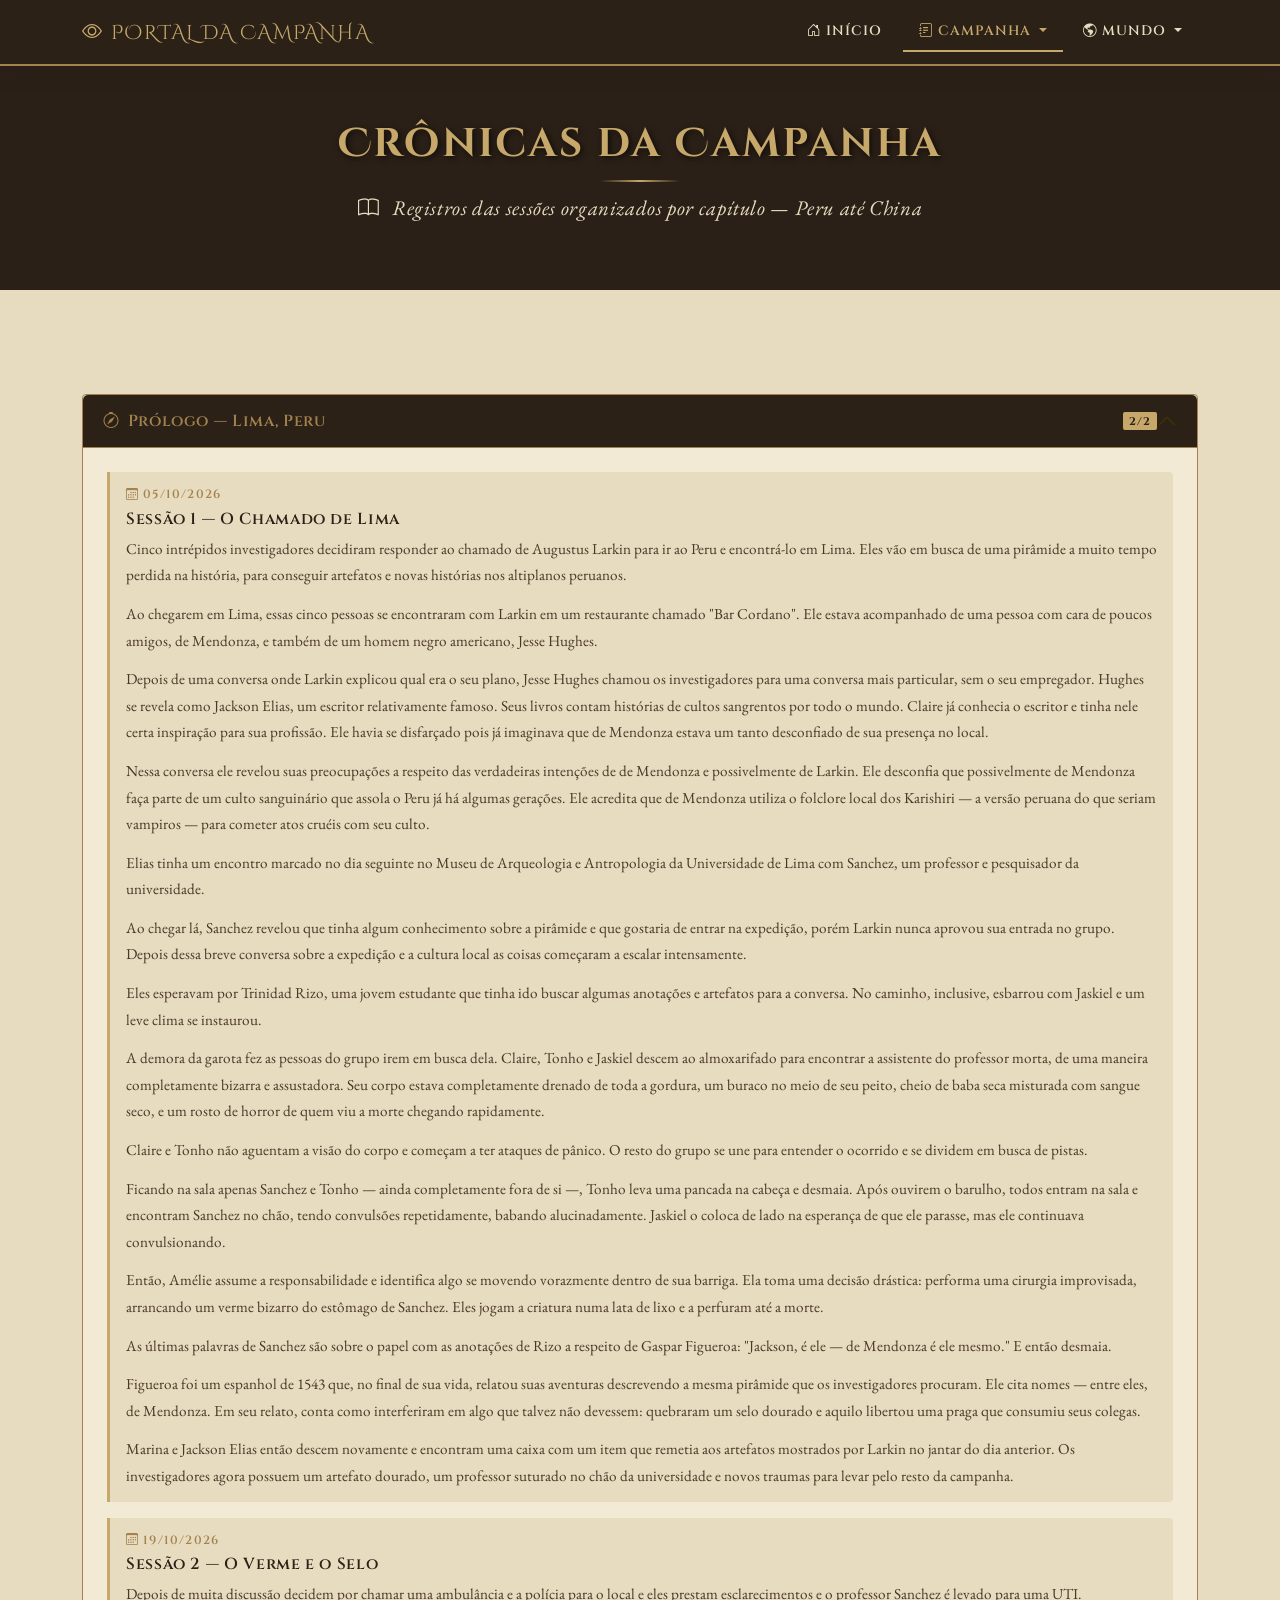
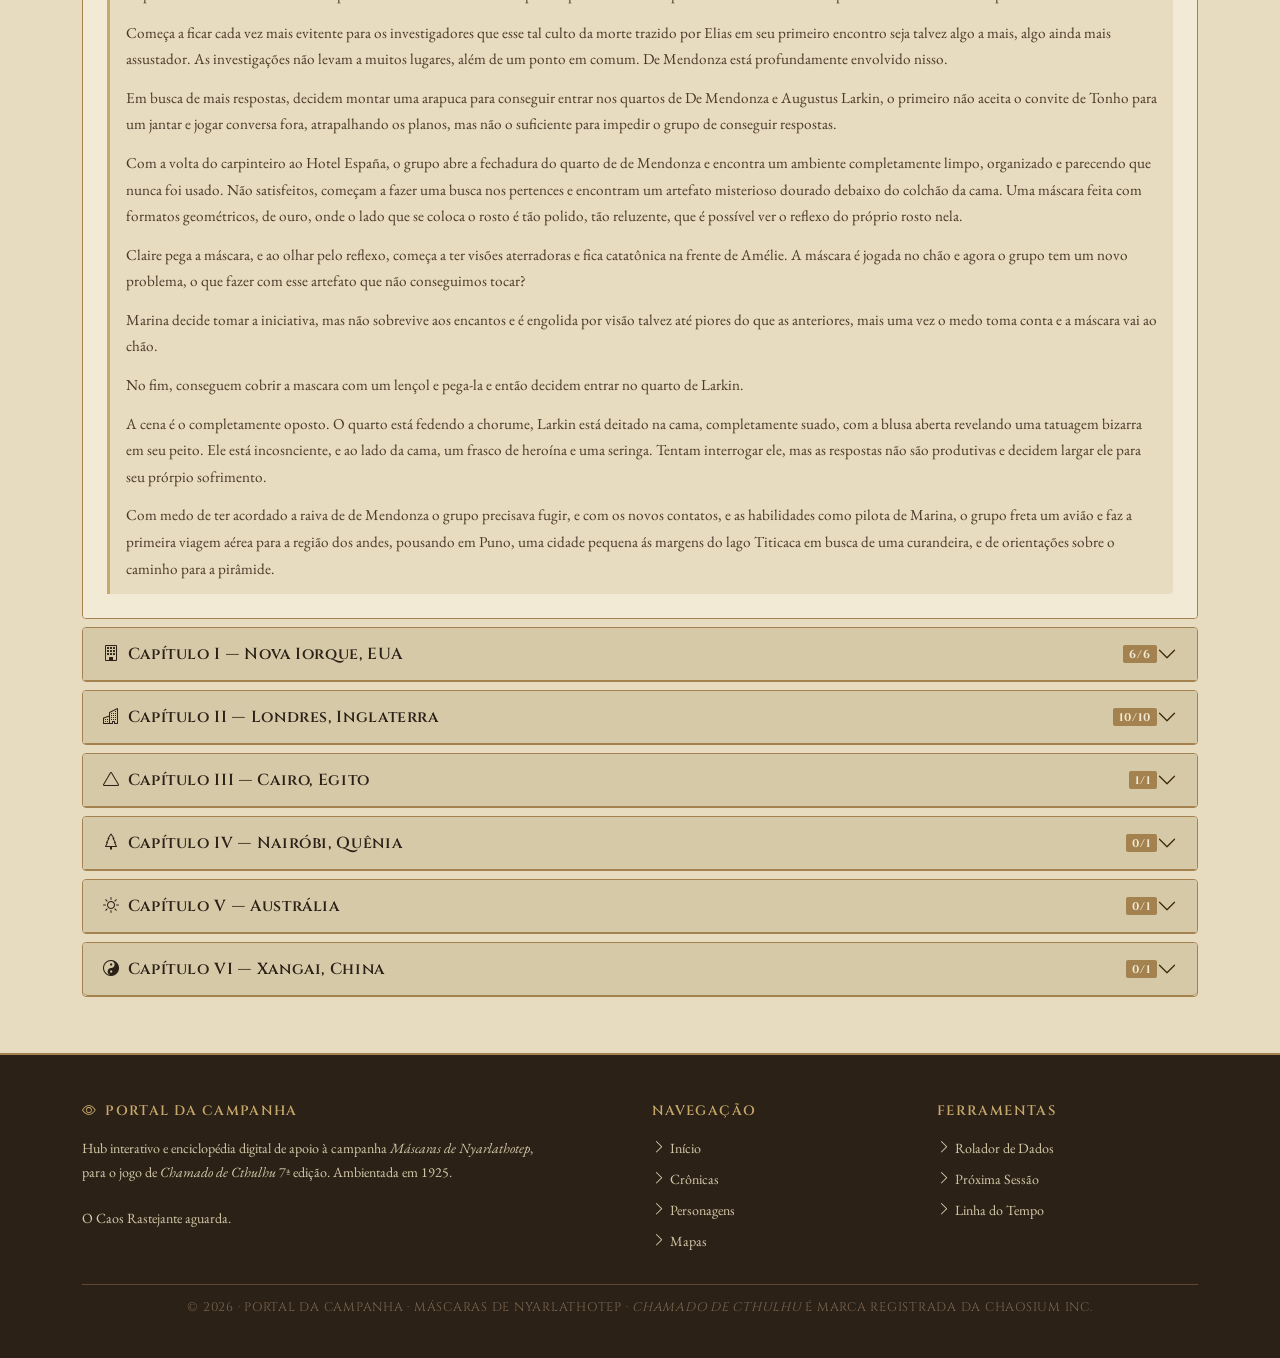
<file: sessoes.html>
<!DOCTYPE html>
<html lang="pt-BR" data-page="sessoes">
<head>
  <meta charset="UTF-8" />
  <meta name="viewport" content="width=device-width, initial-scale=1.0" />
  <meta name="description" content="Crônicas da Campanha — Resumos e registros de todas as sessões de Máscaras de Nyarlathotep, organizados por capítulo e país." />

  <title>Crônicas — Máscaras de Nyarlathotep</title>

  <link rel="icon" href="assets/img/favicon.ico" type="image/x-icon" />

  <!-- Google Fonts -->
  <link rel="preconnect" href="https://fonts.googleapis.com" />
  <link rel="preconnect" href="https://fonts.gstatic.com" crossorigin />
  <link
    href="https://fonts.googleapis.com/css2?family=Cinzel:wght@400;600;700;900&family=Cinzel+Decorative:wght@400;700&family=EB+Garamond:ital,wght@0,400;0,500;0,600;1,400;1,500&display=swap"
    rel="stylesheet"
  />

  <!-- Bootstrap 5 CSS -->
  <link rel="stylesheet" href="vendor/css/bootstrap.min.css" />

  <!-- Bootstrap Icons -->
  <link rel="stylesheet" href="vendor/css/bootstrap-icons.min.css" />

  <!-- Estilos customizados -->
  <link rel="stylesheet" href="css/variables.css" />
  <link rel="stylesheet" href="css/style.css" />
</head>
<body>

  <!-- Skip link para acessibilidade (leitores de tela) -->
  <a href="#conteudo-principal" class="skip-link">Ir para o conteúdo principal</a>

  <!-- NAVBAR -->
  <nav class="navbar navbar-expand-lg fixed-top navbar-portal" aria-label="Navegação principal">
    <div class="container">
      <a class="navbar-brand" href="index.html">
        <i class="bi bi-eye me-2" aria-hidden="true"></i>Portal da Campanha
      </a>
      <button
        class="navbar-toggler"
        type="button"
        data-bs-toggle="collapse"
        data-bs-target="#navbarPrincipal"
        aria-controls="navbarPrincipal"
        aria-expanded="false"
        aria-label="Abrir menu de navegação"
      >
        <span class="navbar-toggler-icon"></span>
      </button>
      <div class="collapse navbar-collapse" id="navbarPrincipal">
        <ul class="navbar-nav ms-auto align-items-lg-center gap-lg-1">
          <li class="nav-item">
            <a class="nav-link" href="index.html" data-nav="home">
              <i class="bi bi-house-door me-1" aria-hidden="true"></i>Início
            </a>
          </li>
          <li class="nav-item dropdown">
            <a class="nav-link dropdown-toggle" href="#" role="button" data-bs-toggle="dropdown" aria-expanded="false" data-nav="campanha">
              <i class="bi bi-journal-text me-1" aria-hidden="true"></i>Campanha
            </a>
            <ul class="dropdown-menu dropdown-menu-end">
              <li><a class="dropdown-item" href="sessoes.html"><i class="bi bi-book me-2" aria-hidden="true"></i>Crônicas &amp; Capítulos</a></li>
              <li><a class="dropdown-item" href="personagens.html"><i class="bi bi-people me-2" aria-hidden="true"></i>Investigadores &amp; Figuras</a></li>
            </ul>
          </li>
          <li class="nav-item dropdown">
            <a class="nav-link dropdown-toggle" href="#" role="button" data-bs-toggle="dropdown" aria-expanded="false" data-nav="mundo">
              <i class="bi bi-globe-americas me-1" aria-hidden="true"></i>Mundo
            </a>
            <ul class="dropdown-menu dropdown-menu-end">
              <li><a class="dropdown-item" href="mapas.html"><i class="bi bi-map me-2" aria-hidden="true"></i>Mapas &amp; Locações</a></li>
              <li><a class="dropdown-item" href="sessoes.html#timeline"><i class="bi bi-clock-history me-2" aria-hidden="true"></i>Linha do Tempo</a></li>
            </ul>
          </li>
        </ul>
      </div>
    </div>
  </nav>

  <!-- PAGE HEADER -->
  <header class="page-header" aria-label="Crônicas da Campanha">
    <h1>Crônicas da Campanha</h1>
    <p class="subtitulo-tematico mt-2">
      <i class="bi bi-book me-2" aria-hidden="true"></i>
      Registros das sessões organizados por capítulo — Peru até China
    </p>
  </header>

  <!-- CONTEÚDO PRINCIPAL -->
  <main class="conteudo-principal secao" id="conteudo-principal" aria-label="Sessões por capítulo">
    <div class="container" id="timeline">

      <!-- Accordion de capítulos — preenchido por render-sessoes.js -->
      <div id="accordion-capitulos" class="accordion-portal accordion" aria-label="Capítulos da campanha">
      </div>

    </div>
  </main>

  <!-- FOOTER -->
  <footer class="footer-portal" role="contentinfo">
    <div class="container">
      <div class="row g-4">
        <div class="col-12 col-md-5">
          <h5><i class="bi bi-eye me-2" aria-hidden="true"></i>Portal da Campanha</h5>
          <p>Hub interativo e enciclopédia digital de apoio à campanha <em>Máscaras de Nyarlathotep</em>, para o jogo de <em>Chamado de Cthulhu</em> 7ª edição. Ambientada em 1925.</p>
          <small>O Caos Rastejante aguarda.</small>
        </div>
        <div class="col-6 col-md-3 offset-md-1">
          <h5>Navegação</h5>
          <ul>
            <li><a href="index.html"><i class="bi bi-chevron-right me-1" aria-hidden="true"></i>Início</a></li>
            <li><a href="sessoes.html"><i class="bi bi-chevron-right me-1" aria-hidden="true"></i>Crônicas</a></li>
            <li><a href="personagens.html"><i class="bi bi-chevron-right me-1" aria-hidden="true"></i>Personagens</a></li>
            <li><a href="mapas.html"><i class="bi bi-chevron-right me-1" aria-hidden="true"></i>Mapas</a></li>
          </ul>
        </div>
        <div class="col-6 col-md-3">
          <h5>Ferramentas</h5>
          <ul>
            <li><a href="index.html#rolador"><i class="bi bi-chevron-right me-1" aria-hidden="true"></i>Rolador de Dados</a></li>
            <li><a href="index.html#proxima-sessao"><i class="bi bi-chevron-right me-1" aria-hidden="true"></i>Próxima Sessão</a></li>
            <li><a href="sessoes.html#timeline"><i class="bi bi-chevron-right me-1" aria-hidden="true"></i>Linha do Tempo</a></li>
          </ul>
        </div>
      </div>
      <hr class="footer-divider" />
      <p class="footer-bottom">
        &copy; <span id="ano-atual">2025</span> · Portal da Campanha · Máscaras de Nyarlathotep ·
        <em>Chamado de Cthulhu</em> é marca registrada da Chaosium Inc.
      </p>
    </div>
  </footer>

  <!-- SCRIPTS -->
  <script src="vendor/js/bootstrap.bundle.min.js"></script>
  <script src="js/components/navbar.js"></script>
  <script src="js/components/footer.js"></script>
  <!-- Resumos das sessões — carregados antes de sessoes.js -->
  <script src="js/data/resumos/peru-sessao-1.js"></script>
  <script src="js/data/resumos/peru-sessao-2.js"></script>
  <script src="js/data/resumos/nova-york-sessao-1.js"></script>
  <script src="js/data/resumos/nova-york-sessao-2.js"></script>
  <script src="js/data/resumos/nova-york-sessao-3.js"></script>
  <script src="js/data/resumos/nova-york-sessao-4.js"></script>
  <script src="js/data/resumos/nova-york-sessao-5.js"></script>
  <script src="js/data/resumos/nova-york-sessao-6.js"></script>
  <script src="js/data/resumos/inglaterra-sessao-1.js"></script>
  <script src="js/data/resumos/inglaterra-sessao-2.js"></script>
  <script src="js/data/resumos/inglaterra-sessao-3.js"></script>
  <script src="js/data/resumos/inglaterra-sessao-4.js"></script>
  <script src="js/data/resumos/inglaterra-sessao-5.js"></script>
  <script src="js/data/resumos/inglaterra-sessao-6.js"></script>
  <script src="js/data/resumos/inglaterra-sessao-7.js"></script>
  <script src="js/data/resumos/inglaterra-sessao-8.js"></script>
  <script src="js/data/resumos/inglaterra-sessao-9.js"></script>
  <script src="js/data/resumos/inglaterra-sessao-10.js"></script>
  <script src="js/data/resumos/egito-sessao-1.js"></script>
  <!-- Dados e renderização -->
  <script src="js/data/sessoes.js"></script>
  <script src="js/render-sessoes.js"></script>

</body>
</html>
</file>
<file: css/variables.css>
/* =============================================================================
   variables.css — Fundação visual do Portal da Campanha
   Máscaras de Nyarlathotep · Chamado de Cthulhu 7ª edição · Ambientado em 1925
   =============================================================================

   GUIA RÁPIDO DE PERSONALIZAÇÃO:
   ─────────────────────────────────────────────────────────────────────────────
   Para adicionar imagens de background, edite APENAS as variáveis da seção
   "Hooks de Background" abaixo. O HTML e o JS NÃO precisam ser alterados.

   Exemplo para ativar o hero:
     --bg-hero: url('../assets/img/backgrounds/hero.jpg');

   ============================================================================= */

@import url('https://fonts.googleapis.com/css2?family=Cinzel:wght@400;600;700;900&family=Cinzel+Decorative:wght@400;700&family=EB+Garamond:ital,wght@0,400;0,500;0,600;1,400;1,500&display=swap');

:root {

  /* ─── PALETA: Pulp Anos 1920 · Sépia & Pergaminho ─────────────────────── */

  --cor-pergaminho:      #e8dcc0;   /* Fundo principal — papel envelhecido    */
  --cor-pergaminho-esc:  #d5c9a8;   /* Fundo alternativo / cards              */
  --cor-pergaminho-clr:  #f2ead4;   /* Fundo claro / offcanvas / modais       */

  --cor-sepia:           #c7a86b;   /* Dourado opaco — destaque principal     */
  --cor-sepia-esc:       #a3824f;   /* Dourado escuro — bordas / ornamentos   */
  --cor-sepia-clr:       #dfc38a;   /* Dourado claro — hover                  */

  --cor-tinta:           #2b2117;   /* Texto principal — marrom quase preto   */
  --cor-tinta-media:     #4a3728;   /* Texto secundário / subtítulos          */
  --cor-tinta-suave:     #7a6651;   /* Texto muted / placeholders             */

  --cor-sangue:          #7a2e2e;   /* Acento dramático — mortes / alertas    */
  --cor-sangue-esc:      #5c1f1f;   /* Hover de elementos de perigo           */
  --cor-sangue-clr:      #a34040;   /* Badge de status MORTO                  */

  --cor-verde-musgo:     #4a5a3a;   /* Acento secundário — cultos / mistério  */
  --cor-verde-musgo-esc: #354229;   /* Hover / borda de elementos verdes      */
  --cor-verde-musgo-clr: #6b7e56;   /* Badge de status VIVO                   */

  --cor-ocre:            #b5651d;   /* Status GRAVEMENTE FERIDO               */
  --cor-ocre-esc:        #8a4c15;   /* Hover de elementos de ocre             */

  --cor-marrom-medio:    #6b5b3a;   /* Status PRESO / elementos neutros       */
  --cor-marrom-medio-esc:#52462d;   /* Hover de elementos marrons             */

  --cor-sombra:          rgba(43, 33, 23, 0.25);  /* Sombras suaves          */
  --cor-sombra-forte:    rgba(43, 33, 23, 0.55);  /* Sombras fortes          */

  /* ─── BADGE DE STATUS DE PERSONAGEM ───────────────────────────────────── */

  --status-vivo-bg:      var(--cor-verde-musgo-clr);
  --status-vivo-txt:     #f2ead4;

  --status-morto-bg:     var(--cor-sangue-clr);
  --status-morto-txt:    #f2ead4;

  --status-preso-bg:     var(--cor-marrom-medio);
  --status-preso-txt:    #f2ead4;

  --status-ferido-bg:    var(--cor-ocre);
  --status-ferido-txt:   #f2ead4;

  /* ─── TIPOGRAFIA ART DÉCO ──────────────────────────────────────────────── */

  --fonte-titulo:        'Cinzel Decorative', 'Cinzel', serif;
  --fonte-subtitulo:     'Cinzel', serif;
  --fonte-corpo:         'EB Garamond', Georgia, serif;

  --tamanho-base:        18px;
  --altura-linha:        1.75;
  /* ─── BORDAS E ORNAMENTOS ──────────────────────────────────────────────── */

  --borda-cor:           var(--cor-sepia-esc);
  --borda-espessura:     1px;
  --borda-estilo:        solid;
  --borda:               var(--borda-espessura) var(--borda-estilo) var(--borda-cor);
  --borda-dupla:         3px double var(--cor-sepia-esc);
  --raio-borda:          4px;
  /* ─── ESPAÇAMENTOS ─────────────────────────────────────────────────────── */

  --espacamento-sm:      0.75rem;
  --espacamento-md:      1.5rem;
  --espacamento-lg:      3rem;
  --espacamento-xl:      5rem;

  /* ─── TRANSIÇÕES ───────────────────────────────────────────────────────── */

  --transicao-rapida:    150ms ease-in-out;
  --transicao-padrao:    300ms ease-in-out;
  --transicao-lenta:     500ms ease-in-out;

  /* ─── SOMBRA DE CAIXAS ─────────────────────────────────────────────────── */

  --sombra-card:         0 2px 12px var(--cor-sombra);
  --sombra-card-hover:   0 6px 24px var(--cor-sombra-forte);
  --sombra-navbar:       0 2px 16px var(--cor-sombra-forte);

  /* ═══════════════════════════════════════════════════════════════════════
     HOOKS DE BACKGROUND — EDITE AQUI PARA ADICIONAR IMAGENS
     ═══════════════════════════════════════════════════════════════════════

     Para ativar um background, substitua `none` por:
       url('../assets/img/backgrounds/nome-do-arquivo.jpg')

     Todos os outros atributos (size, position, overlay) já estão
     configurados no style.css e serão aplicados automaticamente.
     ═══════════════════════════════════════════════════════════════════════ */

  --bg-hero:             none;
  --bg-textura-global:   none;
  --bg-page-header:      none;
  --bg-sessoes:          none;
  --bg-personagens:      none;
  --bg-mapas:            none;
  --bg-navbar:           none;
  --bg-footer:           none;

  --overlay-hero:        rgba(43, 33, 23, 0.60);
  --overlay-page-header: rgba(43, 33, 23, 0.65);
}
</file>
<file: css/style.css>
/* =============================================================================
   style.css — Estilos customizados do Portal da Campanha
   Carregado APÓS Bootstrap 5 para sobrescrever variáveis e classes do framework
   ============================================================================= */

/* ─── RESET E BASE ─────────────────────────────────────────────────────────── */

*,
*::before,
*::after {
  box-sizing: border-box;
}

html {
  scroll-behavior: smooth;
}

.skip-link {
  position: absolute;
  top: -100%;
  left: 1rem;
  z-index: 10000;
  padding: 0.5rem 1rem;
  background-color: var(--cor-sepia);
  color: var(--cor-tinta);
  font-family: var(--fonte-subtitulo);
  font-size: 0.85rem;
  font-weight: 700;
  letter-spacing: 0.06em;
  text-transform: uppercase;
  border-radius: 0 0 var(--raio-borda) var(--raio-borda);
  text-decoration: none;
  transition: top var(--transicao-rapida);
}

.skip-link:focus {
  top: 0;
  outline: 2px solid var(--cor-tinta);
  outline-offset: 2px;
}

body {
  font-family: var(--fonte-corpo);
  font-size: var(--tamanho-base);
  line-height: var(--altura-linha);
  color: var(--cor-tinta);
  background-color: var(--cor-pergaminho);
  background-image: var(--bg-textura-global);
  background-repeat: repeat;
  min-height: 100vh;
}

[data-page="sessoes"]     body,
body[data-page="sessoes"] { background-image: var(--bg-sessoes, var(--bg-textura-global)); }
[data-page="personagens"]     body,
body[data-page="personagens"] { background-image: var(--bg-personagens, var(--bg-textura-global)); }
[data-page="mapas"]     body,
body[data-page="mapas"] { background-image: var(--bg-mapas, var(--bg-textura-global)); }

/* ─── TIPOGRAFIA ───────────────────────────────────────────────────────────── */

h1, h2, h3, h4, h5, h6,
.h1, .h2, .h3, .h4, .h5, .h6 {
  font-family: var(--fonte-subtitulo);
  color: var(--cor-tinta);
  font-weight: 700;
  letter-spacing: 0.04em;
}

h1, .h1 { font-family: var(--fonte-titulo); letter-spacing: 0.06em; }
h2, .h2 { font-family: var(--fonte-titulo); letter-spacing: 0.05em; }

.display-titulo {
  font-family: var(--fonte-titulo);
  font-size: clamp(2rem, 6vw, 4rem);
  letter-spacing: 0.08em;
  text-transform: uppercase;
  line-height: 1.2;
}

.subtitulo-tematico {
  font-family: var(--fonte-corpo);
  font-style: italic;
  font-size: clamp(1rem, 2.5vw, 1.3rem);
  color: var(--cor-sepia);
  letter-spacing: 0.03em;
}

a {
  color: var(--cor-sepia-esc);
  text-decoration: none;
  transition: color var(--transicao-rapida);
}

a:hover {
  color: var(--cor-sepia);
}

/* ─── NAVBAR ───────────────────────────────────────────────────────────────── */

.navbar-portal {
  background-color: var(--cor-tinta);
  background-image: var(--bg-navbar);
  background-size: cover;
  border-bottom: 2px solid var(--cor-sepia-esc);
  box-shadow: var(--sombra-navbar);
  padding: 0.6rem 1rem;
  position: fixed;
  top: 0;
  left: 0;
  right: 0;
  z-index: 1030;
}

.navbar-portal .navbar-brand {
  font-family: var(--fonte-titulo);
  font-size: 1.25rem;
  color: var(--cor-sepia) !important;
  letter-spacing: 0.06em;
  text-transform: uppercase;
  transition: color var(--transicao-rapida);
}

.navbar-portal .navbar-brand:hover {
  color: var(--cor-sepia-clr) !important;
}

.navbar-portal .nav-link,
.navbar-portal .dropdown-toggle {
  font-family: var(--fonte-subtitulo);
  font-size: 0.85rem;
  font-weight: 600;
  color: var(--cor-pergaminho) !important;
  letter-spacing: 0.08em;
  text-transform: uppercase;
  padding: 0.5rem 0.9rem !important;
  transition: color var(--transicao-rapida);
}

.navbar-portal .nav-link:hover,
.navbar-portal .dropdown-toggle:hover,
.navbar-portal .nav-link.active,
.navbar-portal .dropdown-toggle.active {
  color: var(--cor-sepia) !important;
}

.navbar-portal .nav-link.active,
.navbar-portal .dropdown-toggle.active {
  border-bottom: 2px solid var(--cor-sepia);
  padding-bottom: calc(0.5rem - 2px) !important;
}

.navbar-portal .dropdown-menu {
  background-color: var(--cor-tinta);
  border: var(--borda);
  border-radius: var(--raio-borda);
  padding: 0.25rem 0;
  min-width: 11rem;
  z-index: 1031;
}

.navbar-portal .dropdown-item {
  font-family: var(--fonte-subtitulo);
  font-size: 0.8rem;
  font-weight: 400;
  color: var(--cor-pergaminho);
  letter-spacing: 0.05em;
  padding: 0.5rem 1.2rem;
  transition: background-color var(--transicao-rapida), color var(--transicao-rapida);
}

.navbar-portal .dropdown-item:hover,
.navbar-portal .dropdown-item:focus {
  background-color: var(--cor-sepia-esc);
  color: var(--cor-pergaminho-clr);
}

.navbar-portal .dropdown-item.active,
.navbar-portal .dropdown-item:active {
  background-color: var(--cor-sepia);
  color: var(--cor-tinta);
  font-weight: 600;
}

.navbar-portal .dropdown-divider {
  border-color: var(--cor-sepia-esc);
  opacity: 0.4;
}

.navbar-portal .navbar-toggler {
  border-color: var(--cor-sepia-esc);
}

.navbar-portal .navbar-toggler-icon {
  filter: invert(1);
}

/* ─── HERO SECTION ─────────────────────────────────────────────────────────── */

.hero-bg {
  position: relative;
  min-height: 100svh;
  display: flex;
  align-items: center;
  justify-content: center;
  text-align: center;
  background-image: var(--bg-hero);
  background-size: cover;
  background-position: center center;
  background-attachment: fixed;
  background-color: var(--cor-tinta); 
  padding: var(--espacamento-xl) var(--espacamento-md);
}

.hero-bg::before {
  content: '';
  position: absolute;
  inset: 0;
  background: var(--overlay-hero);
  z-index: 0;
  pointer-events: none;
}

.hero-bg > .hero-content {
  position: relative;
  z-index: 1;
  max-width: 860px;
}

.hero-bg .display-titulo {
  color: var(--cor-sepia);
  text-shadow: 2px 2px 8px rgba(0, 0, 0, 0.8);
}

.hero-bg .subtitulo-tematico {
  color: var(--cor-pergaminho);
  text-shadow: 1px 1px 4px rgba(0, 0, 0, 0.7);
}

.hero-ornamento {
  display: flex;
  align-items: center;
  justify-content: center;
  gap: 1rem;
  margin-bottom: 0.5rem;
}

.hero-ornamento-linha {
  display: block;
  width: 80px;
  height: 1px;
  background: linear-gradient(90deg, transparent, var(--cor-sepia));
}

.hero-ornamento-linha:last-child {
  background: linear-gradient(90deg, var(--cor-sepia), transparent);
}

.hero-ornamento-icone {
  font-size: 1.5rem;
  color: var(--cor-sepia);
  opacity: 0.85;
  text-shadow: 0 0 12px rgba(199, 168, 107, 0.5);
}

.hero-citacao {
  font-family: var(--fonte-corpo);
  font-style: italic;
  font-size: clamp(1rem, 2.5vw, 1.25rem);
  color: var(--cor-pergaminho);
  opacity: 0.85;
  text-shadow: 1px 1px 4px rgba(0, 0, 0, 0.6);
  letter-spacing: 0.02em;
}

.hero-scroll-indicator {
  display: inline-flex;
  flex-direction: column;
  align-items: center;
  color: var(--cor-sepia);
  opacity: 0.7;
  font-size: 1.4rem;
  text-decoration: none;
  transition: opacity var(--transicao-padrao), transform var(--transicao-padrao);
  animation: bounce-down 2s ease-in-out infinite;
}

.hero-scroll-indicator:hover {
  opacity: 1;
  color: var(--cor-sepia-clr);
  transform: translateY(4px);
}

@keyframes bounce-down {
  0%, 100% { transform: translateY(0); }
  50%       { transform: translateY(8px); }
}

/* ─── CARDS DE DESTAQUE (index.html) ───────────────────────────────────────── */

.destaque-card {
  display: flex;
  flex-direction: column;
  transition: transform var(--transicao-padrao), box-shadow var(--transicao-padrao);
}

.destaque-card:hover {
  transform: translateY(-6px);
  box-shadow: var(--sombra-card-hover);
}

.destaque-card > div.p-3 {
  flex: 1;
  display: flex;
  flex-direction: column;
}

.destaque-tag {
  font-family: var(--fonte-subtitulo);
  font-size: 0.72rem;
  font-weight: 700;
  letter-spacing: 0.12em;
  text-transform: uppercase;
  color: var(--cor-sepia-esc);
  border-bottom: 1px solid var(--cor-pergaminho-esc);
  padding-bottom: 0.5rem;
  margin-bottom: 0.75rem;
}

.destaque-local {
  font-family: var(--fonte-subtitulo);
  font-size: 0.82rem;
  color: var(--cor-tinta-suave);
  letter-spacing: 0.04em;
  margin-bottom: 0.5rem;
}

/* ─── PAGE HEADER ──────────────────────────────────────── */

.page-header {
  position: relative;
  padding: calc(var(--espacamento-xl) * 0.8) var(--espacamento-md) var(--espacamento-lg);
  margin-top: 56px;
  background-image: var(--bg-page-header);
  background-size: cover;
  background-position: center;
  background-color: var(--cor-tinta);
  text-align: center;
  overflow: hidden;
}

.page-header::before {
  content: '';
  position: absolute;
  inset: 0;
  background: var(--overlay-page-header);
  z-index: 0;
  pointer-events: none;
}

.page-header > * {
  position: relative;
  z-index: 1;
}

.page-header h1 {
  font-family: var(--fonte-titulo);
  color: var(--cor-sepia);
  text-shadow: 2px 2px 6px rgba(0, 0, 0, 0.7);
}

.page-header .subtitulo-tematico {
  color: var(--cor-pergaminho);
}

.page-header h1::after,
.section-title::after {
  content: '';
  display: block;
  width: 80px;
  height: 2px;
  background: linear-gradient(90deg, transparent, var(--cor-sepia), transparent);
  margin: 0.75rem auto 0;
}

/* ─── SEÇÕES GERAIS ────────────────────────────────────────────────────────── */

.secao {
  padding: var(--espacamento-lg) 0;
}

.secao-alt {
  padding: var(--espacamento-lg) 0;
  background-color: var(--cor-pergaminho-esc);
}

.section-title {
  font-family: var(--fonte-titulo);
  color: var(--cor-tinta);
  text-align: center;
  margin-bottom: var(--espacamento-lg);
  letter-spacing: 0.06em;
  text-transform: uppercase;
}

/* ─── CARDS TEMÁTICOS ──────────────────────────────────────────────────────── */

.card-portal {
  background-color: var(--cor-pergaminho-clr);
  border: var(--borda);
  border-radius: var(--raio-borda);
  box-shadow: var(--sombra-card);
  transition: transform var(--transicao-padrao), box-shadow var(--transicao-padrao);
  overflow: hidden;
  height: 100%;
}

.card-portal:hover {
  transform: translateY(-4px);
  box-shadow: var(--sombra-card-hover);
}

.card-portal .card-header {
  background-color: var(--cor-tinta);
  color: var(--cor-sepia);
  font-family: var(--fonte-subtitulo);
  font-size: 0.85rem;
  font-weight: 600;
  letter-spacing: 0.08em;
  text-transform: uppercase;
  border-bottom: var(--borda);
  padding: 0.6rem 1rem;
}

.card-portal .card-title {
  font-family: var(--fonte-subtitulo);
  font-size: 1.1rem;
  color: var(--cor-tinta);
}

.card-portal .card-text {
  font-size: 0.95rem;
  color: var(--cor-tinta-media);
}

/* ─── PLACEHOLDER DE IMAGEM ────────────────────────────────────────────────── */

.placeholder-img {
  background: repeating-linear-gradient(
    45deg,
    var(--cor-pergaminho-esc),
    var(--cor-pergaminho-esc) 10px,
    var(--cor-pergaminho) 10px,
    var(--cor-pergaminho) 20px
  );
  display: flex;
  align-items: center;
  justify-content: center;
  color: var(--cor-tinta-suave);
  font-family: var(--fonte-subtitulo);
  font-size: 0.75rem;
  letter-spacing: 0.08em;
  text-transform: uppercase;
  border-bottom: var(--borda);
}

.placeholder-img-lg  { height: 220px; }
.placeholder-img-md  { height: 160px; }
.placeholder-img-sm  { height: 100px; }
.placeholder-img-sq  { aspect-ratio: 1 / 1; height: auto; }

/* ─── BADGES DE STATUS ─────────────────────────────────────────────────────── */

.badge-status {
  font-family: var(--fonte-subtitulo);
  font-size: 0.7rem;
  font-weight: 600;
  letter-spacing: 0.1em;
  text-transform: uppercase;
  padding: 0.35em 0.75em;
  border-radius: 2px;
  border: 1px solid transparent;
}

.badge-vivo    { background-color: var(--status-vivo-bg);   color: var(--status-vivo-txt);   }
.badge-morto   { background-color: var(--status-morto-bg);  color: var(--status-morto-txt);  }
.badge-preso   { background-color: var(--status-preso-bg);  color: var(--status-preso-txt);  }
.badge-ferido  { background-color: var(--status-ferido-bg); color: var(--status-ferido-txt); }

/* ─── BOTÕES TEMÁTICOS ─────────────────────────────────────────────────────── */

.btn-portal-primario {
  font-family: var(--fonte-subtitulo);
  font-size: 0.85rem;
  font-weight: 700;
  letter-spacing: 0.1em;
  text-transform: uppercase;
  color: var(--cor-pergaminho-clr);
  background-color: var(--cor-sepia-esc);
  border: 1px solid var(--cor-sepia);
  border-radius: var(--raio-borda);
  padding: 0.6rem 1.5rem;
  transition: background-color var(--transicao-rapida), color var(--transicao-rapida), box-shadow var(--transicao-rapida);
}

.btn-portal-primario:hover,
.btn-portal-primario:focus {
  background-color: var(--cor-sepia);
  color: var(--cor-tinta);
  box-shadow: 0 0 0 3px rgba(199, 168, 107, 0.35);
}

.btn-portal-secundario {
  font-family: var(--fonte-subtitulo);
  font-size: 0.85rem;
  font-weight: 700;
  letter-spacing: 0.1em;
  text-transform: uppercase;
  color: var(--cor-sepia);
  background-color: transparent;
  border: 1px solid var(--cor-sepia);
  border-radius: var(--raio-borda);
  padding: 0.6rem 1.5rem;
  transition: background-color var(--transicao-rapida), color var(--transicao-rapida);
}

.btn-portal-secundario:hover,
.btn-portal-secundario:focus {
  background-color: var(--cor-sepia-esc);
  color: var(--cor-pergaminho-clr);
}

/* ─── ACCORDION ─────────────────────────────────────────────── */

.accordion-portal .accordion-item {
  background-color: var(--cor-pergaminho-clr);
  border: var(--borda);
  border-radius: var(--raio-borda) !important;
  margin-bottom: 0.5rem;
  overflow: hidden;
}

.accordion-portal .accordion-button {
  font-family: var(--fonte-subtitulo);
  font-weight: 600;
  font-size: 1rem;
  letter-spacing: 0.04em;
  color: var(--cor-tinta);
  background-color: var(--cor-pergaminho-esc);
  border-bottom: var(--borda);
  box-shadow: none;
}

.accordion-portal .accordion-button:not(.collapsed) {
  color: var(--cor-sepia-esc);
  background-color: var(--cor-tinta);
  border-bottom: 1px solid var(--cor-sepia-esc);
}

.accordion-portal .accordion-button::after {
  filter: sepia(1) saturate(4) hue-rotate(5deg); /* Seta dourada */
}

.accordion-portal .accordion-body {
  background-color: var(--cor-pergaminho-clr);
  padding: var(--espacamento-md);
}

/* ─── SESSÃO ITEM ───────────────────────────────────── */

.sessao-item {
  border-left: 3px solid var(--cor-sepia);
  padding: 0.75rem 1rem;
  margin-bottom: 1rem;
  background-color: var(--cor-pergaminho);
  border-radius: 0 var(--raio-borda) var(--raio-borda) 0;
  transition: border-color var(--transicao-rapida);
}

.sessao-item:last-child {
  margin-bottom: 0;
}

.sessao-item:hover {
  border-left-color: var(--cor-sepia-clr);
}

.sessao-item--pendente {
  border-left-color: var(--cor-tinta-suave);
  opacity: 0.7;
}

.sessao-item .sessao-data {
  font-family: var(--fonte-subtitulo);
  font-size: 0.75rem;
  font-weight: 600;
  letter-spacing: 0.1em;
  text-transform: uppercase;
  color: var(--cor-sepia-esc);
  margin-bottom: 0.3rem;
  display: block;
}

.sessao-data--pendente {
  color: var(--cor-tinta-suave) !important;
  font-style: italic;
}

.sessao-item h4 {
  font-family: var(--fonte-subtitulo);
  font-size: 1rem;
  color: var(--cor-tinta);
  margin-bottom: 0.4rem;
  font-weight: 600;
}

.sessao-item p {
  font-size: 0.95rem;
  color: var(--cor-tinta-media);
  line-height: var(--altura-linha);
  margin-bottom: 0;
}

.sessao-resumo p {
  font-size: 0.95rem;
  color: var(--cor-tinta-media);
  line-height: var(--altura-linha);
  margin-bottom: 0.75rem;
}

.sessao-resumo p:last-child {
  margin-bottom: 0;
}

.capitulo-nome {
  flex: 1;
}

.sessao-contagem {
  font-family: var(--fonte-subtitulo);
  font-size: 0.7rem;
  font-weight: 700;
  letter-spacing: 0.08em;
  background-color: var(--cor-sepia-esc);
  color: var(--cor-pergaminho-clr);
  border-radius: 2px;
  padding: 0.2em 0.55em;
  margin-left: 0.75rem;
  flex-shrink: 0;
}

.accordion-button:not(.collapsed) .sessao-contagem {
  background-color: var(--cor-sepia);
  color: var(--cor-tinta);
}

/* ─── CARDS DE PERSONAGEM ───────────────────────────────── */

.card-personagem {
  display: flex;
  flex-direction: column;
  cursor: pointer;
  transition: transform var(--transicao-padrao), box-shadow var(--transicao-padrao);
}

.card-personagem:hover,
.card-personagem:focus {
  transform: translateY(-5px);
  box-shadow: var(--sombra-card-hover);
  outline: 2px solid var(--cor-sepia);
  outline-offset: 2px;
}

.card-personagem-avatar {
  width: 100%;
  height: 200px;
  object-fit: cover;
  border-bottom: var(--borda);
  display: block;
}

.card-personagem-corpo {
  padding: 1rem;
  display: flex;
  flex-direction: column;
  flex: 1;
}

.card-personagem-topo {
  display: flex;
  align-items: center;
  justify-content: space-between;
  margin-bottom: 0.6rem;
}

.card-personagem-tipo {
  font-family: var(--fonte-subtitulo);
  font-size: 0.7rem;
  font-weight: 600;
  letter-spacing: 0.1em;
  text-transform: uppercase;
  color: var(--cor-tinta-suave);
}

.card-personagem-nome {
  font-family: var(--fonte-subtitulo);
  font-size: 1.1rem;
  font-weight: 700;
  color: var(--cor-tinta);
  margin-bottom: 0.2rem;
  line-height: 1.3;
}

.card-personagem-ocupacao {
  font-family: var(--fonte-subtitulo);
  font-size: 0.82rem;
  color: var(--cor-tinta-suave);
  letter-spacing: 0.03em;
  margin-bottom: 0.6rem;
  font-style: italic;
}

.card-personagem-bio {
  font-size: 0.9rem;
  color: var(--cor-tinta-media);
  line-height: 1.6;
  flex: 1;
  margin-bottom: 0.75rem;
}

.card-personagem-rodape {
  border-top: 1px solid var(--cor-pergaminho-esc);
  padding-top: 0.6rem;
  margin-top: auto;
}

.card-personagem-ver {
  font-family: var(--fonte-subtitulo);
  font-size: 0.75rem;
  font-weight: 600;
  letter-spacing: 0.08em;
  text-transform: uppercase;
  color: var(--cor-sepia-esc);
  transition: color var(--transicao-rapida);
}

.card-personagem:hover .card-personagem-ver,
.card-personagem:focus .card-personagem-ver {
  color: var(--cor-sepia);
}

/* ─── FILTROS DE PERSONAGEM ────────────────────────────────────────────────── */

[data-filtro] {
  transition: background-color var(--transicao-rapida),
              color var(--transicao-rapida),
              border-color var(--transicao-rapida);
}

/* ─── FICHA MODAL CoC 7e ───────────────────────────────────────────────────── */

.ficha-modal-conteudo {
  font-family: var(--fonte-corpo);
}

.ficha-cabecalho {
  flex-wrap: wrap;
}

.ficha-avatar-modal {
  flex-shrink: 0;
}

.ficha-avatar-img {
  width: 110px;
  height: 110px;
  object-fit: cover;
  border-radius: var(--raio-borda);
  border: var(--borda);
}

.ficha-avatar-placeholder {
  width: 110px;
  height: 110px;
  display: flex;
  align-items: center;
  justify-content: center;
  background-color: var(--cor-pergaminho-esc);
  border: var(--borda);
  border-radius: var(--raio-borda);
  color: var(--cor-tinta-suave);
  font-size: 3rem;
}

.ficha-tipo-label {
  font-family: var(--fonte-subtitulo);
  font-size: 0.75rem;
  font-weight: 600;
  letter-spacing: 0.08em;
  text-transform: uppercase;
  color: var(--cor-tinta-suave);
}

.ficha-ocupacao-modal {
  font-family: var(--fonte-subtitulo);
  font-size: 0.9rem;
  color: var(--cor-tinta-media);
  font-style: italic;
}

.ficha-bio-modal {
  font-size: 0.95rem;
  color: var(--cor-tinta-media);
  line-height: var(--altura-linha);
  margin: 0;
}

.ficha-vitais {
  background-color: var(--cor-tinta);
  border-radius: var(--raio-borda);
  padding: 0.75rem 1rem;
}

.ficha-vital-item {
  display: flex;
  flex-direction: column;
  align-items: center;
  min-width: 60px;
}

.ficha-vital-label {
  font-family: var(--fonte-subtitulo);
  font-size: 0.65rem;
  font-weight: 600;
  letter-spacing: 0.12em;
  text-transform: uppercase;
  color: var(--cor-tinta-suave);
}

.ficha-vital-valor {
  font-family: var(--fonte-titulo);
  font-size: 1.6rem;
  font-weight: 700;
  color: var(--cor-sepia);
  line-height: 1.1;
}

.ficha-secao-titulo {
  font-family: var(--fonte-subtitulo);
  font-size: 0.82rem;
  font-weight: 700;
  letter-spacing: 0.12em;
  text-transform: uppercase;
  color: var(--cor-sepia-esc);
  border-bottom: 1px solid var(--cor-pergaminho-esc);
  padding-bottom: 0.35rem;
  margin-bottom: 0.75rem;
}

.ficha-habilidades {
  display: flex;
  flex-direction: column;
  gap: 0.5rem;
}

.ficha-habilidade {

}

.ficha-hab-header {
  display: flex;
  justify-content: space-between;
  margin-bottom: 0.2rem;
}

.ficha-hab-nome {
  font-family: var(--fonte-subtitulo);
  font-size: 0.82rem;
  color: var(--cor-tinta);
}

.ficha-hab-valor {
  font-family: var(--fonte-subtitulo);
  font-size: 0.82rem;
  font-weight: 600;
  color: var(--cor-sepia-esc);
}

.ficha-hab-barra-bg {
  height: 6px;
  background-color: var(--cor-pergaminho-esc);
  border-radius: 3px;
  overflow: hidden;
}

.ficha-hab-barra {
  height: 100%;
  background: linear-gradient(90deg, var(--cor-sepia-esc), var(--cor-sepia));
  border-radius: 3px;
  transition: width 0.4s ease;
}

/* ─── CARDS DE MAPA / LOCAÇÃO (mapas.html) ─────────────────────────────────── */

.card-mapa {
  display: flex;
  flex-direction: column;
}

.card-mapa-topo {
  position: relative;
  overflow: hidden;
}

.card-mapa-img {
  width: 100%;
  height: 200px;
  object-fit: cover;
  border-bottom: var(--borda);
  display: block;
  transition: transform var(--transicao-lenta);
}

.card-mapa:hover .card-mapa-img {
  transform: scale(1.03);
}

.btn-expandir-mapa {
  position: absolute;
  bottom: 0.6rem;
  right: 0.6rem;
  background-color: rgba(43, 33, 23, 0.8);
  color: var(--cor-sepia);
  border: 1px solid var(--cor-sepia-esc);
  border-radius: var(--raio-borda);
  width: 2.2rem;
  height: 2.2rem;
  display: flex;
  align-items: center;
  justify-content: center;
  cursor: pointer;
  font-size: 0.9rem;
  transition: background-color var(--transicao-rapida), color var(--transicao-rapida);
}

.btn-expandir-mapa:hover,
.btn-expandir-mapa:focus {
  background-color: var(--cor-sepia-esc);
  color: var(--cor-pergaminho-clr);
  outline: 2px solid var(--cor-sepia);
  outline-offset: 1px;
}

.card-mapa-corpo {
  padding: 1rem;
  display: flex;
  flex-direction: column;
  flex: 1;
}

.card-mapa-head {
  display: flex;
  align-items: flex-start;
  gap: 0.75rem;
  margin-bottom: 0.75rem;
}

.card-mapa-icone {
  font-size: 1.6rem;
  color: var(--cor-sepia);
  flex-shrink: 0;
  margin-top: 0.15rem;
}

.card-mapa-pais {
  font-family: var(--fonte-subtitulo);
  font-size: 1.15rem;
  font-weight: 700;
  color: var(--cor-tinta);
  margin-bottom: 0.15rem;
  line-height: 1.2;
}

.card-mapa-cidade {
  font-family: var(--fonte-subtitulo);
  font-size: 0.8rem;
  color: var(--cor-tinta-suave);
  letter-spacing: 0.04em;
  font-style: italic;
  margin-bottom: 0;
}

.card-mapa-descricao {
  font-size: 0.92rem;
  color: var(--cor-tinta-media);
  line-height: 1.65;
  margin-bottom: 0.75rem;
}

.card-mapa-clima {
  font-family: var(--fonte-subtitulo);
  font-size: 0.78rem;
  color: var(--cor-tinta-suave);
  letter-spacing: 0.02em;
  background-color: var(--cor-pergaminho-esc);
  border-left: 3px solid var(--cor-sepia-esc);
  padding: 0.5rem 0.75rem;
  border-radius: 0 var(--raio-borda) var(--raio-borda) 0;
  margin-bottom: 1rem;
  line-height: 1.5;
}

/* ─── BLOCO DO CULTO RESIDENTE ─────────────────────────────────────────────── */

.culto-bloco {
  border-top: var(--borda);
  padding-top: 0.85rem;
  margin-top: auto;
}

.culto-header {
  display: flex;
  align-items: center;
  margin-bottom: 0.6rem;
}

.culto-header i {
  color: var(--cor-sangue);
  font-size: 0.85rem;
}

.culto-titulo {
  font-family: var(--fonte-subtitulo);
  font-size: 0.7rem;
  font-weight: 700;
  letter-spacing: 0.12em;
  text-transform: uppercase;
  color: var(--cor-sangue);
}


.culto-foto {
  width: 100%;
  height: 110px;
  object-fit: cover;
  border-radius: var(--raio-borda);
  border: 1px solid var(--cor-sangue);
  margin-bottom: 0.6rem;
  display: block;
}

div.culto-foto {
  display: flex;
  align-items: center;
  justify-content: center;
  background-color: rgba(122, 46, 46, 0.08);
  color: var(--cor-sangue);
}

.culto-nome {
  font-family: var(--fonte-subtitulo);
  font-size: 0.88rem;
  font-weight: 600;
  color: var(--cor-sangue);
  margin-bottom: 0.3rem;
  font-style: italic;
}

.culto-descricao {
  font-size: 0.85rem;
  color: var(--cor-tinta-media);
  line-height: 1.6;
  margin-bottom: 0;
}

/* ─── MODAL DE MAPA EXPANDIDO ──────────────────────────────────────────────── */

.mapa-modal-img {
  max-width: 100%;
  max-height: 80vh;
  object-fit: contain;
  border-radius: var(--raio-borda);
}

/* ─── MODAL TEMÁTICO ───────────────────────────────────────────────────────── */

.modal-portal .modal-content {
  background-color: var(--cor-pergaminho-clr);
  border: var(--borda-dupla);
  border-radius: var(--raio-borda);
  color: var(--cor-tinta);
}

.modal-portal .modal-header {
  background-color: var(--cor-tinta);
  border-bottom: 2px solid var(--cor-sepia-esc);
  padding: 1rem 1.25rem;
}

.modal-portal .modal-title {
  font-family: var(--fonte-titulo);
  color: var(--cor-sepia);
  font-size: 1.3rem;
  letter-spacing: 0.06em;
}

.modal-portal .modal-header .btn-close {
  filter: invert(1);
}

.modal-portal .modal-footer {
  border-top: var(--borda);
  background-color: var(--cor-pergaminho-esc);
}

/* ─── TABELA DE ATRIBUTOS (CoC 7e — dentro do modal) ──────────────────────── */

.tabela-atributos {
  width: 100%;
  border-collapse: separate;
  border-spacing: 0;
  margin-bottom: var(--espacamento-md);
  font-family: var(--fonte-subtitulo);
  font-size: 0.85rem;
}

.tabela-atributos th {
  background-color: var(--cor-tinta);
  color: var(--cor-sepia);
  padding: 0.4rem 0.75rem;
  font-weight: 600;
  letter-spacing: 0.06em;
  text-align: center;
  border: 1px solid var(--cor-sepia-esc);
}

.tabela-atributos td {
  background-color: var(--cor-pergaminho);
  color: var(--cor-tinta);
  padding: 0.4rem 0.75rem;
  text-align: center;
  border: 1px solid var(--borda-cor);
}

.tabela-atributos tr:hover td {
  background-color: var(--cor-pergaminho-esc);
}

/* ─── COUNTDOWN ────────────────────────────────────────────────────────────── */

.countdown-unidade {
  min-width: 4rem;
  text-align: center;
}

.countdown-numero {
  display: block;
  font-family: var(--fonte-subtitulo);
  font-size: clamp(2rem, 8vw, 3.5rem);
  font-weight: 700;
  line-height: 1;
  color: var(--cor-sepia);
  letter-spacing: 0.02em;
  transition: color var(--transicao-rapida);
}

.countdown-separador {
  font-family: var(--fonte-subtitulo);
  font-size: clamp(2rem, 8vw, 3.5rem);
  font-weight: 700;
  line-height: 1;
  color: var(--cor-sepia-esc);
  padding-top: 0;
  align-self: flex-start;
}

.countdown-label-unidade {
  font-family: var(--fonte-subtitulo);
  font-size: 0.7rem;
  font-weight: 600;
  letter-spacing: 0.12em;
  text-transform: uppercase;
  color: var(--cor-tinta-suave);
  margin-top: 0.4rem;
}

#countdown.countdown--expirado .countdown-numero {
  color: var(--cor-sangue);
}

@media (max-width: 359px) {
  .countdown-numero,
  .countdown-separador {
    font-size: 1.6rem;
  }
  .countdown-unidade {
    min-width: 2.8rem;
  }
}

.countdown-mensagem {
  font-family: var(--fonte-subtitulo);
  font-size: 0.85rem;
  color: var(--cor-tinta-suave);
  letter-spacing: 0.06em;
  min-height: 1.4em;
}

/* ─── ROLADOR DE DADOS (index.html) ────────────────────────────────────────── */

.rolador-label {
  font-family: var(--fonte-subtitulo);
  font-size: 0.82rem;
  font-weight: 600;
  letter-spacing: 0.06em;
  text-transform: uppercase;
  color: var(--cor-tinta-media);
  margin-bottom: 0.4rem;
  display: block;
}

.rolador-select {
  background-color: var(--cor-pergaminho);
  border-color: var(--cor-sepia-esc);
  color: var(--cor-tinta);
  font-family: var(--fonte-subtitulo);
  font-size: 0.95rem;
}

.rolador-select:focus {
  border-color: var(--cor-sepia);
  box-shadow: 0 0 0 3px rgba(199, 168, 107, 0.25);
  background-color: var(--cor-pergaminho);
  color: var(--cor-tinta);
}

.rolador-input {
  background-color: var(--cor-pergaminho);
  border-color: var(--cor-sepia-esc);
  color: var(--cor-tinta);
  font-family: var(--fonte-subtitulo);
  font-size: 0.95rem;
  text-align: center;
}

.rolador-input:focus {
  border-color: var(--cor-sepia);
  box-shadow: 0 0 0 3px rgba(199, 168, 107, 0.25);
  background-color: var(--cor-pergaminho);
  color: var(--cor-tinta);
}

.resultado-rolagem {
  background-color: var(--cor-tinta);
  border: var(--borda-dupla);
  border-radius: var(--raio-borda);
  min-height: 90px;
  display: flex;
  flex-direction: column;
  align-items: center;
  justify-content: center;
  gap: 0.3rem;
  padding: 1rem;
  text-align: center;
  transition: box-shadow var(--transicao-padrao);
}

.resultado-soma {
  font-family: var(--fonte-titulo);
  font-size: clamp(2rem, 8vw, 3rem);
  font-weight: 700;
  color: var(--cor-sepia);
  line-height: 1;
  letter-spacing: 0.04em;
}

.resultado-individuais {
  font-family: var(--fonte-subtitulo);
  font-size: 0.78rem;
  color: var(--cor-tinta-suave);
  letter-spacing: 0.08em;
}

@keyframes resultado-flash {
  0%   { box-shadow: 0 0 0 0 rgba(199, 168, 107, 0); }
  30%  { box-shadow: 0 0 0 6px rgba(199, 168, 107, 0.4); }
  100% { box-shadow: 0 0 0 0 rgba(199, 168, 107, 0); }
}

.resultado-rolagem.resultado--animado {
  animation: resultado-flash 0.5s ease-out forwards;
}

.historico-titulo {
  font-family: var(--fonte-subtitulo);
  font-size: 0.78rem;
  font-weight: 600;
  letter-spacing: 0.1em;
  text-transform: uppercase;
  color: var(--cor-tinta-media);
  margin-bottom: 0.5rem;
}

.historico-lista {
  list-style: none;
  padding: 0;
  margin: 0;
  max-height: 160px;
  overflow-y: auto;
  scrollbar-width: thin;
  scrollbar-color: var(--cor-sepia-esc) var(--cor-pergaminho-esc);
}

.historico-item {
  font-family: var(--fonte-subtitulo);
  font-size: 0.83rem;
  color: var(--cor-tinta-media);
  padding: 0.25rem 0;
  border-bottom: 1px dotted var(--cor-pergaminho-esc);
  letter-spacing: 0.04em;
}

.historico-item i {
  color: var(--cor-sepia-esc);
}

.historico-item:first-child {
  color: var(--cor-tinta);
  font-weight: 600;
}

.historico-vazio {
  font-size: 0.85rem;
  color: var(--cor-tinta-suave);
  font-style: italic;
  padding: 0.25rem 0;
}

/* ─── FOOTER ───────────────────────────────────────────────────────────────── */

.footer-portal {
  background-color: var(--cor-tinta);
  background-image: var(--bg-footer);
  background-size: cover;
  border-top: 2px solid var(--cor-sepia-esc);
  color: var(--cor-pergaminho);
  padding: var(--espacamento-lg) 0 var(--espacamento-md);
}

.footer-portal h5 {
  font-family: var(--fonte-subtitulo);
  font-size: 0.85rem;
  color: var(--cor-sepia);
  letter-spacing: 0.1em;
  text-transform: uppercase;
  margin-bottom: 1rem;
  font-weight: 600;
}

.footer-portal p,
.footer-portal li,
.footer-portal small {
  color: var(--cor-pergaminho-esc);
  font-size: 0.88rem;
}

.footer-portal a {
  color: var(--cor-pergaminho-esc);
  transition: color var(--transicao-rapida);
}

.footer-portal a:hover {
  color: var(--cor-sepia);
}

.footer-portal ul {
  list-style: none;
  padding: 0;
  margin: 0;
}

.footer-portal ul li {
  margin-bottom: 0.4rem;
}

.footer-portal .footer-divider {
  border-color: var(--cor-sepia-esc);
  opacity: 0.4;
  margin: var(--espacamento-md) 0 var(--espacamento-sm);
}

.footer-portal .footer-bottom {
  text-align: center;
  font-family: var(--fonte-subtitulo);
  font-size: 0.78rem;
  letter-spacing: 0.06em;
  color: var(--cor-tinta-suave);
  text-transform: uppercase;
}

/* ─── UTILITÁRIOS TEMÁTICOS ────────────────────────────────────────────────── */

.divisor-ornamental {
  display: flex;
  align-items: center;
  gap: 1rem;
  margin: var(--espacamento-md) 0;
  color: var(--cor-sepia-esc);
}

.divisor-ornamental::before,
.divisor-ornamental::after {
  content: '';
  flex: 1;
  height: 1px;
  background: linear-gradient(90deg, transparent, var(--cor-sepia-esc));
}

.divisor-ornamental::after {
  background: linear-gradient(90deg, var(--cor-sepia-esc), transparent);
}

.citacao-tematica {
  border-left: 4px solid var(--cor-sepia);
  padding: 0.75rem 1.25rem;
  background-color: var(--cor-pergaminho-esc);
  font-style: italic;
  color: var(--cor-tinta-media);
  margin: var(--espacamento-md) 0;
  border-radius: 0 var(--raio-borda) var(--raio-borda) 0;
}

.conteudo-principal {
  margin-top: 56px;
  min-height: calc(100vh - 56px - 280px);
}

[id] {
  scroll-margin-top: 70px;
}

/* ─── RESPONSIVIDADE EXTRA ─────────────────────────────────────────────────── */

@media (max-width: 575.98px) {
  .display-titulo {
    font-size: 1.8rem;
  }

  .hero-bg {
    background-attachment: scroll;
  }

  .hero-ornamento-linha {
    width: 40px;
  }

  .secao,
  .secao-alt {
    padding: var(--espacamento-md) 0;
  }
}

@media (min-width: 992px) {
  .navbar-portal .nav-link,
  .navbar-portal .dropdown-toggle {
    padding: 0.5rem 1rem !important;
  }
}

@media (max-width: 991.98px) {
  .navbar-portal .nav-link.active,
  .navbar-portal .dropdown-toggle.active {
    border-bottom: none;
    border-left: 3px solid var(--cor-sepia);
    padding-left: calc(1rem - 3px) !important;
    padding-bottom: 0.5rem !important;
  }

  .navbar-portal .dropdown-menu {
    background-color: rgba(43, 33, 23, 0.85);
    border: none;
    border-left: 2px solid var(--cor-sepia-esc);
    margin-left: 1rem;
    padding-left: 0.5rem;
  }
}
</file>
